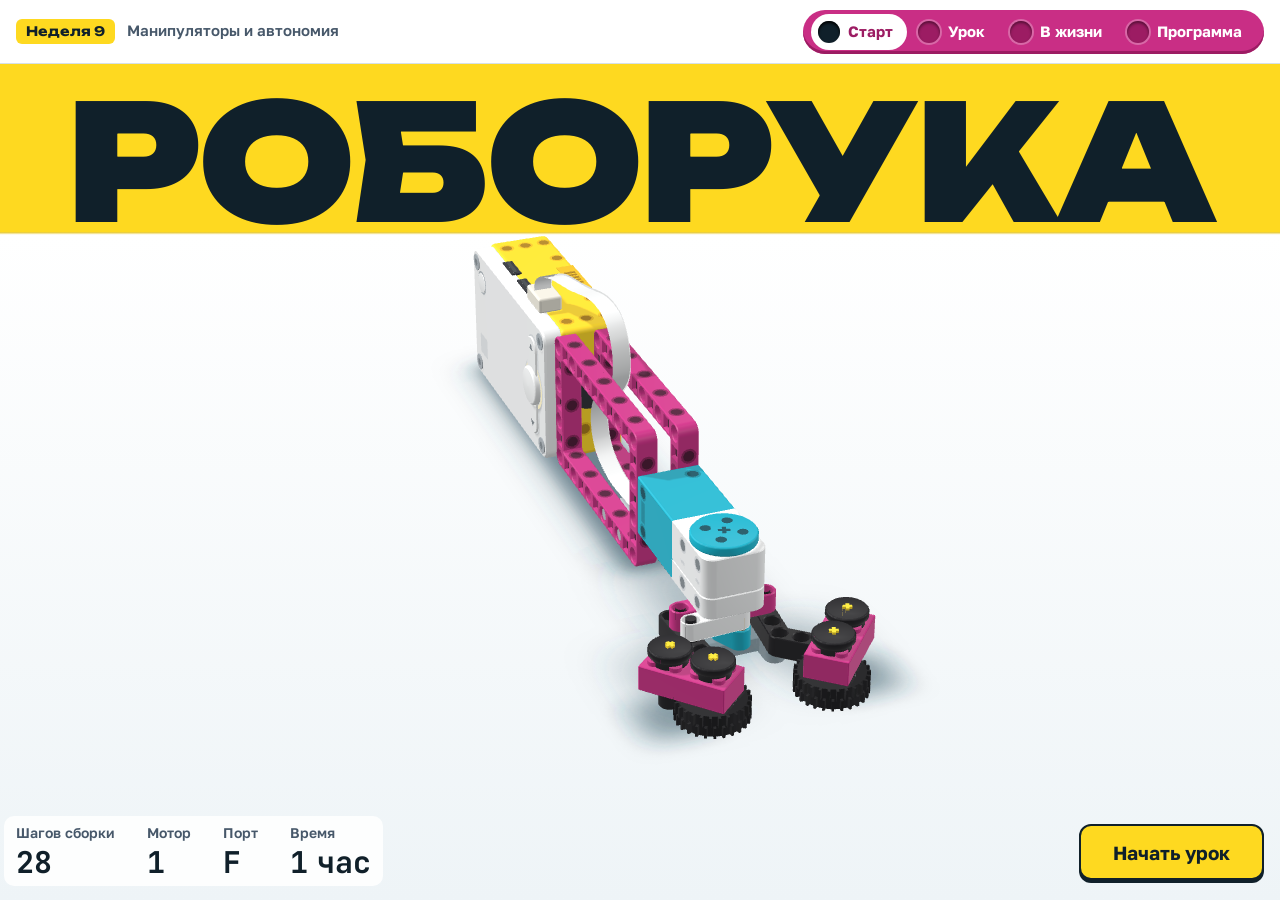
<file: index.html>
<!doctype html>
<html lang="ru">
<head>
<meta charset="utf-8">
<meta name="viewport" content="width=device-width, initial-scale=1, viewport-fit=cover">
<title>Роборука</title>
<meta name="claude:viewport-fit-sides" content="cover">
<link rel="preconnect" href="https://fonts.googleapis.com">
<link rel="preconnect" href="https://fonts.gstatic.com" crossorigin>
<link rel="stylesheet" href="css/style.css">
<link rel="stylesheet" href="css/start.css">
<link rel="stylesheet" href="css/lesson.css">
<link rel="stylesheet" href="css/examples.css">
<link rel="stylesheet" href="css/blocks.css">
<link rel="stylesheet" href="css/program.css">
</head>
<body>
<header class="topbar">
  <a class="topbar__brand" href="#start" aria-label="Роборука, на старт">
    <span class="topbar__week">Неделя 9</span>
    <span class="topbar__topic">Манипуляторы и автономия</span>
  </a>
  <nav class="beam" aria-label="Разделы урока">
    <a class="beam__stop" href="#start" data-view="start"><span class="beam__hole"></span><span class="beam__label">Старт</span></a>
    <a class="beam__stop" href="#lesson" data-view="lesson"><span class="beam__hole"></span><span class="beam__label">Урок</span></a>
    <a class="beam__stop" href="#examples" data-view="examples"><span class="beam__hole"></span><span class="beam__label">В жизни</span></a>
    <a class="beam__stop" href="#program" data-view="program"><span class="beam__hole"></span><span class="beam__label">Программа</span></a>
  </nav>
</header>
<main>
<section id="view-start" class="view" aria-label="Старт">
<div class="hero">
  <h1 class="hero__title">Роборука</h1>
  <div class="hero__stage" role="img" aria-label="Трёхмерная модель Роборуки из набора LEGO SPIKE Prime. Её можно вращать мышью или пальцем."></div>
  <div class="hero__foot">
    <dl class="hero__specs">
      <div><dt>Шагов сборки</dt><dd>28</dd></div>
      <div><dt>Мотор</dt><dd>1</dd></div>
      <div><dt>Порт</dt><dd>F</dd></div>
      <div><dt>Время</dt><dd>1 час</dd></div>
    </dl>
    <a class="btn btn--primary hero__go" href="#lesson">Начать урок</a>
  </div>
</div>

</section>
<section id="view-lesson" class="view" aria-label="Урок" hidden>
<div class="les">

<header class="les-head">
  <div>
    <p class="les-head__kicker">Урок: захваты и манипуляторы. Сборка робота «Роборука»</p>
    <h1>Манипуляторы и автономия</h1>
  </div>
  <div class="les-head__mid">
    <p class="les-head__goal"><b>Цель</b> Сформировать у учащихся представление о назначении захватов и манипуляторов в робототехнике. Сборка робота «Робот рука».</p>
    <dl class="les-head__facts">
      <div><dt>Время</dt><dd>1 час</dd></div>
      <div><dt>Вид работы</dt><dd>Сборка и разборка</dd></div>
    </dl>
  </div>
  <nav class="les-route" aria-labelledby="les-route-title">
    <h2 id="les-route-title">Что узнаем</h2>
    <ol>
      <li><button type="button" data-to="les-what">Что такое манипулятор</button></li>
      <li><button type="button" data-to="les-grip">Какие бывают захваты</button></li>
      <li><button type="button" data-to="les-parts">Из чего состоит Роборука</button></li>
      <li><button type="button" data-to="les-build">Как её собрать и разобрать</button></li>
      <li><button type="button" data-to="les-auto">Кто решает: человек или робот</button></li>
      <li><button type="button" data-to="les-quiz">Мини-тест</button></li>
    </ol>
  </nav>
</header>

<section class="les-sec les-what" id="les-what" aria-labelledby="les-what-title">
  <div class="les-what__head">
    <h2 id="les-what-title">Манипулятор — это механическая рука робота</h2>
    <p>Устроен почти как твоя рука. Наведи на любую часть или нажми на неё.</p>
  </div>
  <div class="les-pair" id="les-pair">
    <figure class="les-fig">
      <figcaption>Рука человека</figcaption>
      <svg viewBox="0 0 600 470" aria-hidden="true">
        <path class="hum" d="M58 470C58 360 64 262 112 232C140 214 196 212 224 232C262 262 268 360 268 470Z"/>
        <rect class="hum" x="126" y="130" width="50" height="104" rx="22"/>
        <circle class="hum" cx="150" cy="86" r="68"/>
        <path class="humd" data-pair="brain" d="M104 80c-6-26 16-44 34-42 14-12 42-6 50 10 16 6 24 34 8 48-6 12-24 14-34 8-10 8-30 6-36-4-12 0-20-8-22-20Z"/>
        <path class="humline" d="M136 58c10 6 8 18 0 24M170 52c-10 8-6 20 4 24"/>
        <path class="humlimb" stroke-width="70" d="M176 252L322 356"/>
        <path class="humlimb" stroke-width="54" d="M322 356L452 276"/>
        <path class="humd" data-pair="muscle" d="M204 256c30-2 72 26 98 62-4 6-14 12-22 14-34-16-70-42-92-58 2-8 8-16 16-18Z"/>
        <path class="humd" data-pair="muscle" d="M346 326c22-20 56-40 84-52 6 6 10 14 10 20-26 18-58 38-82 50-6-4-10-12-12-18Z"/>
        <circle class="humj" data-pair="shoulder" cx="176" cy="252" r="46"/>
        <circle class="humj" data-pair="elbow" cx="322" cy="356" r="36"/>
        <circle class="humj" data-pair="wrist" cx="452" cy="276" r="29"/>
        <g class="humh" data-pair="hand">
          <path class="palm" d="M446 282C456 256 486 254 500 270L500 326C482 344 452 332 446 312Z"/>
          <path d="M478 270L526 254L562 264M478 326L524 346L560 336"/>
        </g>
        <path class="nerve" data-pair="nerve" d="M150 96C154 150 150 200 176 252L322 356L452 276L526 254L560 264"/>
        <rect class="cube" x="504" y="274" width="52" height="52" rx="4"/>
      </svg>
      <button type="button" class="les-tag" data-pair="brain" style="left:25%;top:7%">Мозг</button>
      <button type="button" class="les-tag" data-pair="nerve" style="left:41%;top:35%">Нервы</button>
      <button type="button" class="les-tag" data-pair="shoulder" style="left:14%;top:66%">Плечо</button>
      <button type="button" class="les-tag" data-pair="muscle" style="left:58%;top:49%">Мышцы</button>
      <button type="button" class="les-tag" data-pair="elbow" style="left:54%;top:93%">Локоть</button>
      <button type="button" class="les-tag" data-pair="wrist" style="left:75%;top:40%">Запястье</button>
      <button type="button" class="les-tag" data-pair="hand" style="left:86%;top:83%">Кисть</button>
    </figure>
    <figure class="les-fig">
      <figcaption>Рука робота</figcaption>
      <svg viewBox="0 0 600 470" aria-hidden="true">
        <path class="table" d="M0 447H600"/>
        <g class="rob" data-pair="shoulder">
          <rect x="386" y="252" width="76" height="172" rx="6"/>
          <rect x="348" y="420" width="152" height="24" rx="6"/>
        </g>
        <path class="roblimb" stroke-width="46" d="M424 252L278 356"/>
        <path class="roblimb" stroke-width="38" d="M278 356L148 276"/>
        <circle class="mot" data-pair="muscle" cx="424" cy="252" r="52"/>
        <circle class="mot" data-pair="muscle" cx="278" cy="356" r="46"/>
        <circle class="mot" data-pair="muscle" cx="148" cy="276" r="39"/>
        <circle class="rob" data-pair="shoulder" cx="424" cy="252" r="30"/>
        <circle class="jnt" data-pair="elbow" cx="278" cy="356" r="26"/>
        <circle class="jnt" data-pair="wrist" cx="148" cy="276" r="21"/>
        <rect class="box" data-pair="brain" x="508" y="352" width="84" height="92" rx="10"/>
        <path class="boxdots" d="M526 376h1M550 376h1M574 376h1M526 398h1M550 398h1M574 398h1"/>
        <g class="grp" data-pair="hand">
          <path d="M148 276L124 300" stroke-width="20" fill="none"/>
          <rect x="102" y="254" width="26" height="92" rx="6"/>
          <rect x="38" y="254" width="74" height="19" rx="6"/>
          <rect x="38" y="327" width="74" height="19" rx="6"/>
        </g>
        <path class="wire" data-pair="nerve" d="M508 420H424V252L278 356L148 276L116 300"/>
        <rect class="cube" x="44" y="274" width="52" height="52" rx="4"/>
      </svg>
      <button type="button" class="les-tag" data-pair="brain" style="left:89%;top:66%">Контроллер</button>
      <button type="button" class="les-tag" data-pair="nerve" style="left:58%;top:35%">Провода</button>
      <button type="button" class="les-tag" data-pair="shoulder" style="left:71%;top:80%">Основание</button>
      <button type="button" class="les-tag" data-pair="muscle" style="left:42%;top:49%">Моторы</button>
      <button type="button" class="les-tag" data-pair="elbow" style="left:46%;top:93%">Шарнир</button>
      <button type="button" class="les-tag" data-pair="wrist" style="left:25%;top:40%">Шарнир</button>
      <button type="button" class="les-tag" data-pair="hand" style="left:14%;top:83%">Захват</button>
    </figure>
    <p class="les-pair__cap" id="les-pair-cap" aria-live="polite"></p>
  </div>
</section>

<section class="les-sec les-dof" id="les-dof" aria-labelledby="les-dof-title">
  <div class="les-dof__text">
    <h2 id="les-dof-title">Степени свободы</h2>
    <p>Степень свободы — это одно отдельное движение. Один шарнир с мотором даёт одну степень свободы.</p>
    <p class="les-dof__try">Попробуй: положи локоть на парту и двигай только предплечьем. Пальцы идут по дуге. Это одна степень свободы.</p>
    <ul class="les-dofs">
      <li><span>Роборука</span><i style="--n:1"></i><b>1</b></li>
      <li><span>Робот на заводе</span><i style="--n:6"></i><b>обычно 6</b></li>
      <li><span>Рука человека</span><i style="--n:7"></i><b>7</b></li>
      <li><span>Канадарм2 на МКС</span><i style="--n:7"></i><b>7</b></li>
    </ul>
  </div>
  <div class="les-dof__lab">
    <fieldset class="les-seg">
      <legend>Сколько шарниров работает?</legend>
      <label><input type="radio" name="les-dof-n" value="1" checked><span>1</span></label>
      <label><input type="radio" name="les-dof-n" value="2"><span>2</span></label>
      <label><input type="radio" name="les-dof-n" value="3"><span>3</span></label>
    </fieldset>
    <svg id="les-dof-svg" viewBox="0 0 640 400" role="img" aria-label="Рука с тремя шарнирами. Голубая зона показывает, куда может дотянуться её кончик.">
      <path class="les-dof__reach" id="les-dof-reach"/>
      <path class="table" d="M60 392H580"/>
      <rect class="les-dof__base" x="284" y="372" width="72" height="20" rx="5"/>
      <path class="les-dof__arm" id="les-dof-arm"/>
      <g id="les-dof-joints"><circle r="17"/><circle r="15"/><circle r="12"/></g>
      <circle class="les-dof__tip" id="les-dof-tip" r="11"/>
    </svg>
    <p class="les-dof__note" id="les-dof-note" aria-live="polite"></p>
    <div class="les-dof__sliders">
      <label>Плечо<input type="range" min="-80" max="80" data-joint="0"></label>
      <label>Локоть<input type="range" min="-130" max="130" data-joint="1"></label>
      <label>Запястье<input type="range" min="-100" max="100" data-joint="2"></label>
    </div>
  </div>
  <p class="les-dof__sum">У Роборуки один мотор, поэтому степень свободы одна: сжать или разжать. Всё остальное делает твоя рука: она поднимает Роборуку и носит её.</p>
</section>

<section class="les-sec les-grip" id="les-grip" aria-labelledby="les-grip-title">
  <div class="les-grip__head">
    <h2 id="les-grip-title">Захват — это «кисть» манипулятора</h2>
    <p>Одним захватом всё не возьмёшь. Инженеры выбирают его под предмет.</p>
  </div>
  <div class="les-bench" data-anim>
    <article class="les-tool">
      <svg class="les-g les-g--pinch" viewBox="0 0 300 240" preserveAspectRatio="xMidYMax meet" aria-hidden="true">
        <g class="rig">
          <rect class="rod" x="141" y="-120" width="18" height="160"/>
          <rect class="body" x="76" y="34" width="148" height="20" rx="5"/>
          <path class="finger jl" d="M84 54h22v62l-8 10h-14z"/>
          <path class="finger jr" d="M216 54h-22v62l8 10h14z"/>
        </g>
        <g class="obj">
          <rect class="cube" x="122" y="176" width="56" height="56" rx="3"/>
          <path class="cube" d="M130 176v-6h12v6M158 176v-6h12v6"/>
        </g>
      </svg>
      <h3>Пальцевый</h3>
      <p class="les-tool__mine">Такой у Роборуки</p>
      <dl>
        <div><dt>Как держит</dt><dd>Пальцы сжимают предмет с двух сторон.</dd></div>
        <div><dt>Что берёт</dt><dd>Твёрдое: кубики, детали, коробки.</dd></div>
        <div><dt>Что не берёт</dt><dd>Хрупкое: раздавит. Слишком широкое: не обхватит.</dd></div>
      </dl>
    </article>
    <article class="les-tool">
      <svg class="les-g les-g--vac" viewBox="0 0 300 240" preserveAspectRatio="xMidYMax meet" aria-hidden="true">
        <g class="rig">
          <rect class="rod" x="136" y="-120" width="28" height="160"/>
          <path class="air" d="M150 66V-120"/>
          <rect class="body" x="116" y="34" width="68" height="16" rx="4"/>
          <path class="cup" d="M124 50h52l26 26q2 4-4 4H102q-6 0-4-4z"/>
        </g>
        <g class="obj">
          <rect class="parcel" x="84" y="164" width="132" height="68" rx="3"/>
          <path class="tape" d="M150 164v68"/>
          <path class="press" d="M110 262v-20m-8 8 8-8 8 8M150 262v-20m-8 8 8-8 8 8M190 262v-20m-8 8 8-8 8 8"/>
        </g>
      </svg>
      <h3>Вакуумный</h3>
      <dl>
        <div><dt>Как держит</dt><dd>Насос откачивает воздух из присоски. Воздух снаружи прижимает предмет.</dd></div>
        <div><dt>Что берёт</dt><dd>Гладкое и плотное: коробки, стекло, листы.</dd></div>
        <div><dt>Что не берёт</dt><dd>Сетки и ткань: воздух проходит насквозь.</dd></div>
      </dl>
    </article>
    <article class="les-tool">
      <svg class="les-g les-g--mag" viewBox="0 0 300 240" preserveAspectRatio="xMidYMax meet" aria-hidden="true">
        <g class="rig">
          <rect class="rod" x="141" y="-120" width="18" height="160"/>
          <rect class="body" x="96" y="30" width="108" height="44" rx="6"/>
          <path class="coil" d="M112 30v44M127 30v44M142 30v44M158 30v44M173 30v44M188 30v44"/>
          <rect class="core" x="100" y="74" width="100" height="10" rx="2"/>
          <path class="field" d="M118 96q32 16 64 0M104 110q46 26 92 0"/>
        </g>
        <rect class="steel obj" x="100" y="212" width="100" height="20" rx="2"/>
        <rect class="plastic" x="232" y="192" width="40" height="40" rx="3"/>
      </svg>
      <h3>Магнитный</h3>
      <dl>
        <div><dt>Как держит</dt><dd>Электромагнит включают, и он притягивает сталь. Выключают, и предмет падает.</dd></div>
        <div><dt>Что берёт</dt><dd>Железо и сталь: листы, болты, гвозди.</dd></div>
        <div><dt>Что не берёт</dt><dd>Пластик, дерево, стекло, алюминий: они не магнитятся.</dd></div>
      </dl>
    </article>
    <article class="les-tool">
      <svg class="les-g les-g--soft" viewBox="0 0 300 240" preserveAspectRatio="xMidYMax meet" aria-hidden="true">
        <g class="obj">
          <path class="apple" d="M150 170c14-10 44-8 46 24 2 22-16 38-30 38-6 0-10-3-16-3s-10 3-16 3c-14 0-32-16-30-38 2-32 32-34 46-24Z"/>
          <path class="stalk" d="M150 170c0-8 3-13 9-17"/>
        </g>
        <g class="rig">
          <rect class="rod" x="141" y="-120" width="18" height="160"/>
          <rect class="body" x="96" y="34" width="108" height="18" rx="5"/>
          <g class="s1" style="--ox:112px;--oy:52px"><path d="M112 52v30"/><g class="s2" style="--ox:112px;--oy:82px"><path d="M112 82v28"/><g class="s3" style="--ox:112px;--oy:110px"><path d="M112 110v22"/></g></g></g>
          <g transform="matrix(-1 0 0 1 300 0)"><g class="s1" style="--ox:112px;--oy:52px"><path d="M112 52v30"/><g class="s2" style="--ox:112px;--oy:82px"><path d="M112 82v28"/><g class="s3" style="--ox:112px;--oy:110px"><path d="M112 110v22"/></g></g></g></g>
        </g>
      </svg>
      <h3>Мягкий</h3>
      <dl>
        <div><dt>Как держит</dt><dd>Воздух надувает резиновые пальцы. Они изгибаются и обнимают предмет.</dd></div>
        <div><dt>Что берёт</dt><dd>Хрупкое и неровное: фрукты, яйца, выпечку.</dd></div>
        <div><dt>Что не берёт</dt><dd>Острое: проткнёт резину. Слишком тяжёлое: выскользнет.</dd></div>
      </dl>
    </article>
  </div>
</section>

<section class="les-story" id="les-parts" aria-labelledby="les-parts-title">
  <div class="les-story__steps">
    <article class="les-step les-step--intro" data-step="intro">
      <h2 id="les-parts-title">Из чего состоит наша Роборука</h2>
      <p>Шесть частей, и у каждой своя работа. Листай вниз.</p>
    </article>
    <article class="les-step" data-step="hub">
      <p class="les-step__role">Мозг</p>
      <h3>Хаб</h3>
      <p>Хранит программу и командует мотором. На нём кнопки, матрица из 25 светодиодов и шесть портов.</p>
      <p class="les-step__size"><b>11 × 7</b> модулей. Один модуль: 8 мм, шаг отверстий.</p>
    </article>
    <article class="les-step" data-step="frames">
      <p class="les-step__role">Скелет и ручка</p>
      <h3>Рамки</h3>
      <p>Две рамки соединяют хаб с мотором. Их окно работает как ручка: за него Роборуку держат и переносят.</p>
      <p class="les-step__size"><b>7 × 11</b> модулей каждая</p>
    </article>
    <article class="les-step" data-step="motor">
      <p class="les-step__role">Мышца</p>
      <h3>Мотор</h3>
      <p>Получает команду от хаба и поворачивает ось. Внутри у него датчик угла: хаб знает, на сколько градусов мотор повернулся.</p>
      <p class="les-step__size">Средний мотор, порт <b>F</b></p>
    </article>
    <article class="les-step" data-step="linkage">
      <p class="les-step__role">Передача</p>
      <h3>Рычаги</h3>
      <p>Мотор крутит кривошип, короткий рычаг на своей оси, а тот двигает пальцы. Каждый палец — это рычаг: толчок приходит рядом со штифтом, а шина стоит далеко от него. Короткий ход у штифта становится длинным ходом шины.</p>
      <div class="les-lever-box">
        <svg class="les-lever" id="les-lever" viewBox="0 0 300 210" role="img" aria-label="Рычаг: у штифта короткий ход, у шины длинный.">
          <path class="les-lever__arc" d="M240 13A209 209 0 0 1 240 197"/>
          <path class="les-lever__arc les-lever__arc--short" d="M86 88A38 38 0 0 1 86 122"/>
          <g class="les-lever__arm">
            <rect x="34" y="93" width="248" height="24" rx="12"/>
            <circle class="les-lever__hole" cx="90" cy="105" r="7"/>
            <circle class="les-lever__tyre" cx="261" cy="105" r="21"/>
          </g>
          <circle class="les-lever__pin" cx="52" cy="105" r="9"/>
        </svg>
        <div>
          <p class="les-step__size">От штифта до толчка <b>1</b> модуль, до шины больше <b>5</b>.</p>
          <label class="les-range">Поверни мотор<input type="range" id="les-grip-range" min="0" max="90" value="0"></label>
        </div>
      </div>
    </article>
    <article class="les-step" data-step="fingers">
      <p class="les-step__role">Захват</p>
      <h3>Пальцы с шинами</h3>
      <p>Шины здесь не для езды. Резина даёт трение, и кубик не выскальзывает. У гладкого пластика трение меньше.</p>
      <div class="les-fric" data-anim>
        <figure>
          <svg viewBox="0 0 150 120" aria-hidden="true">
            <rect class="les-fric__pad" x="22" y="8" width="22" height="84" rx="4"/>
            <rect class="les-fric__pad" x="106" y="8" width="22" height="84" rx="4"/>
            <rect class="cube les-fric__slip" x="44" y="28" width="62" height="44" rx="3"/>
          </svg>
          <figcaption>Гладкий пластик</figcaption>
        </figure>
        <figure>
          <svg viewBox="0 0 150 120" aria-hidden="true">
            <rect class="les-fric__tyre" x="22" y="8" width="22" height="84" rx="4"/>
            <rect class="les-fric__tyre" x="106" y="8" width="22" height="84" rx="4"/>
            <rect class="cube" x="44" y="28" width="62" height="44" rx="3"/>
          </svg>
          <figcaption>Резиновая шина</figcaption>
        </figure>
      </div>
    </article>
    <article class="les-step" data-step="cable">
      <p class="les-step__role">Нерв</p>
      <h3>Кабель</h3>
      <p>Плоский кабель идёт от порта F к мотору. По нему хаб даёт мотору питание и <b class="les-to-motor">команды</b>, а мотор сообщает обратно <b class="les-to-hub">свой угол</b>.</p>
    </article>
  </div>
  <div class="les-story__stage" id="les-story-stage" role="img" aria-label="Трёхмерная модель Роборуки. Часть, о которой идёт речь, выделена цветом."></div>
</section>

<section class="les-sec les-build" id="les-build" aria-labelledby="les-build-title">
  <div class="les-build__head">
    <h2 id="les-build-title">Сборка и разборка</h2>
    <p>Инструкция есть в приложении SPIKE: <b>Модели → Роборука</b>. В ней 28 шагов, мотор подключаем к <b>порту F</b>.</p>
  </div>
  <div class="les-build__bench">
    <div class="les-build__stage" id="les-build-stage" role="img" aria-label="Трёхмерная модель Роборуки на этапе сборки. Её можно вращать."></div>
    <div class="les-build__card" aria-live="polite">
      <p class="les-build__steps"><span id="les-stage-n"></span> <span id="les-stage-steps"></span></p>
      <h3 id="les-stage-title"></h3>
      <p id="les-stage-text"></p>
      <p class="les-build__parts"><b>Детали</b> <span id="les-stage-parts"></span></p>
      <div class="les-build__nav">
        <button type="button" class="btn" id="les-stage-prev">Назад</button>
        <button type="button" class="btn btn--primary" id="les-stage-next">Дальше</button>
      </div>
    </div>
  </div>
  <ol class="les-rail" id="les-rail" aria-label="Этапы сборки. Каждое отверстие на балке — это один шаг инструкции."></ol>
  <div class="les-build__take">
    <label class="les-range">Разобрать<input type="range" id="les-explode" min="0" max="100" value="0"></label>
    <p>В конце урока, после заданий с программой, разбери модель и разложи детали по ячейкам: штифты к штифтам, балки к балкам.</p>
  </div>
</section>

<section class="les-sec les-auto" id="les-auto" aria-labelledby="les-auto-title">
  <div class="les-auto__head">
    <h2 id="les-auto-title">Кто решает, что делать?</h2>
    <p>Манипулятор — это то, чем робот работает. Автономия — это когда он сам решает, что делать. Поэтому наша неделя называется «Манипуляторы и автономия».</p>
  </div>
  <ol class="les-ladder">
    <li>
      <div class="les-ladder__here">
        <svg viewBox="0 0 230 92" aria-hidden="true">
          <path d="M6 16h134a6 6 0 0 1 6 6v10h26l34-28 18 4v72l-18 4-34-28h-26v10a6 6 0 0 1-6 6H6a6 6 0 0 1-6-6V22a6 6 0 0 1 6-6Z" fill="#fff"/>
          <rect x="6" y="22" width="66" height="48" rx="5" fill="#eceded" stroke="#10202a" stroke-width="2"/>
          <rect x="6" y="22" width="66" height="9" rx="4" fill="#fed920"/>
          <circle cx="60" cy="52" r="7" fill="#fff" stroke="#10202a" stroke-width="2"/>
          <rect x="79" y="25" width="60" height="42" rx="5" fill="none" stroke="#c92e85" stroke-width="9"/>
          <rect x="143" y="33" width="20" height="26" rx="3" fill="#01adc4"/>
          <rect x="161" y="35" width="13" height="22" rx="3" fill="#eceded" stroke="#10202a" stroke-width="2"/>
          <path d="M172 40l26-26M172 52l26 26" stroke="#16151a" stroke-width="7" fill="none"/>
          <circle cx="207" cy="14" r="10" fill="#16151a"/>
          <circle cx="207" cy="78" r="10" fill="#16151a"/>
        </svg>
        <p><b>Роборука сейчас здесь.</b> Держишь кнопку на хабе, рука сжата. Отпустил, разжалась.</p>
      </div>
      <h3>Ручное управление</h3>
      <p class="les-ladder__who">Решает человек</p>
      <p>Каждую команду даёт человек. Хирург ведёт инструменты робота, а без него робот не двигается.</p>
    </li>
    <li>
      <h3>Программа</h3>
      <p class="les-ladder__who">Решает программа, её написал человек</p>
      <p>Шаги записаны заранее, робот повторяет их сам и не устаёт. Так на автозаводе ставят двери на кузов.</p>
      <p class="les-ladder__next">Сюда Роборука поднимется в задании «Рука сама» на экране программы.</p>
    </li>
    <li>
      <h3>Автономия</h3>
      <p class="les-ladder__who">Решает робот</p>
      <p>Робот сам смотрит датчиками и сам выбирает, что делать. На ферме он видит камерой спелое яблоко и срывает только его.</p>
      <p class="les-ladder__next">С датчиком расстояния Роборука тоже сможет сама заметить кубик.</p>
    </li>
  </ol>
</section>

<section class="les-sec les-quiz" id="les-quiz" aria-labelledby="les-quiz-title">
  <div class="les-quiz__head">
    <h2 id="les-quiz-title">Мини-тест</h2>
    <p class="les-quiz__pins" id="les-quiz-pins" role="img"></p>
    <p class="les-quiz__last" id="les-quiz-last"></p>
  </div>
  <div class="les-quiz__box" id="les-quiz-box"></div>
</section>

<footer class="les-foot">
  <a class="btn btn--primary les-foot__next" href="#examples">Дальше: в жизни</a>
  <p>LEGO и SPIKE — товарные знаки LEGO Group. Это учебный материал учителя, он не связан с LEGO Group и не одобрен ею.</p>
</footer>

</div>

</section>
<section id="view-examples" class="view" aria-label="Примеры из жизни" hidden>
<div class="ex">
  <div class="ex__main">
    <div class="ex__stage" id="ex-stage">
      <span class="ex__grip" id="ex-grip"></span>
      <button type="button" class="ex__toggle" id="ex-toggle"><svg viewBox="0 0 24 24" aria-hidden="true"><path class="ex__ico-play" d="M7 4.5v15l13-7.5z"/><path class="ex__ico-pause" d="M6 4h4.5v16H6zM13.5 4H18v16h-4.5z"/></svg></button>
    </div>
    <div class="ex__time">
      <p class="ex__now" id="ex-now"></p>
      <ol class="ex__steps" id="ex-steps"></ol>
    </div>
  </div>
  <aside class="ex__side">
    <header class="ex__head">
      <h1>В жизни</h1>
      <p>Шесть разных захватов</p>
    </header>
    <ul class="ex__list" id="ex-list"></ul>
    <dl class="ex__facts">
      <div><dt>Где</dt><dd id="ex-where"></dd></div>
      <div><dt>Что делает</dt><dd id="ex-does"></dd></div>
      <div><dt id="ex-gripname">Захват</dt><dd id="ex-how"></dd></div>
      <div><dt>Датчики</dt><dd id="ex-sensors"></dd></div>
      <div><dt>Самостоятельность</dt><dd><span class="ex__levels" id="ex-levels"></span><span id="ex-auto"></span></dd></div>
    </dl>
    <p class="ex__common"><b>Что общего с Роборукой</b><span id="ex-common"></span></p>
    <a class="btn btn--primary ex__next" href="#program">Дальше: программа</a>
  </aside>
</div>

</section>
<section id="view-program" class="view" aria-label="Программа" hidden>
<div class="prog" id="prog">
  <section class="prog__left" aria-label="Программа из блоков">
    <div class="tasks">
      <div class="tasks__tabs" id="task-tabs"></div>
      <p class="tasks__goal" id="task-goal"></p>
      <p class="tasks__hint" id="task-hint" hidden></p>
      <ol class="tasks__steps" id="task-steps" hidden></ol>
      <div class="tasks__row">
        <p class="tasks__status" id="task-status" role="status"></p>
        <div class="tasks__acts">
          <button type="button" class="tasks__act" id="task-hint-btn" aria-expanded="false">Подсказка</button>
          <button type="button" class="tasks__act" id="task-solution">Показать решение</button>
          <button type="button" class="tasks__act" id="task-reset">Сбросить стол</button>
          <button type="button" class="tasks__act" id="task-restart">Начать заново</button>
        </div>
      </div>
    </div>
    <div class="prog__ws">
      <div class="prog__blockly" id="prog-blockly"></div>
      <div class="prog__tools" id="prog-tools">
        <button type="button" data-tool="fit" aria-label="Показать все блоки" title="Показать все блоки">
          <svg viewBox="0 0 24 24" aria-hidden="true"><path d="M3 3l6 6m0-4.5V9H4.5M21 3l-6 6m0-4.5V9h4.5M3 21l6-6m0 4.5V15H4.5M21 21l-6-6m0 4.5V15h4.5"/></svg>
        </button>
        <button type="button" data-tool="out" aria-label="Уменьшить" title="Уменьшить">
          <svg viewBox="0 0 24 24" aria-hidden="true"><circle cx="10.5" cy="10.5" r="7.5"/><path d="M6.5 10.5h8M16 16l5.5 5.5"/></svg>
        </button>
        <button type="button" data-tool="in" aria-label="Увеличить" title="Увеличить">
          <svg viewBox="0 0 24 24" aria-hidden="true"><circle cx="10.5" cy="10.5" r="7.5"/><path d="M6.5 10.5h8M10.5 6.5v8M16 16l5.5 5.5"/></svg>
        </button>
        <span class="prog__toolgap"></span>
        <button type="button" data-tool="undo" aria-label="Отменить" title="Отменить">
          <svg viewBox="0 0 24 24" aria-hidden="true"><path d="M8.5 5 4 9.5 8.5 14M4.5 9.5H15a5.5 5.5 0 0 1 0 11h-3"/></svg>
        </button>
        <button type="button" data-tool="redo" aria-label="Вернуть" title="Вернуть">
          <svg viewBox="0 0 24 24" aria-hidden="true"><path d="M15.5 5 20 9.5 15.5 14M19.5 9.5H9a5.5 5.5 0 0 0 0 11h3"/></svg>
        </button>
      </div>
      <div class="prog__run">
        <button type="button" class="prog__round prog__round--stop" id="prog-stop" aria-label="Остановить программу" title="Остановить">
          <svg viewBox="0 0 24 24" aria-hidden="true"><rect x="5" y="5" width="14" height="14" rx="2"/></svg>
        </button>
        <button type="button" class="prog__round prog__round--play" id="prog-play" aria-label="Запустить программу" title="Запустить">
          <svg viewBox="0 0 24 24" aria-hidden="true"><path d="M7 4.2v15.6a1 1 0 0 0 1.5.86l12.4-7.8a1 1 0 0 0 0-1.72L8.5 3.34A1 1 0 0 0 7 4.2z"/></svg>
        </button>
      </div>
    </div>
  </section>

  <div class="prog__split" id="prog-split" role="separator" tabindex="0" aria-orientation="vertical" aria-label="Граница между блоками и моделью. Стрелки влево и вправо двигают её."></div>

  <section class="prog__right" aria-label="Модель">
    <div class="prog__stage" id="prog-stage">
      <p class="prog__hud" id="prog-hud" hidden><b id="hud-time"></b><span id="hud-count"></span></p>
      <div class="pad" id="prog-pad" role="group" aria-label="Двигать руку">
        <button type="button" data-move="-z" class="pad__up" aria-label="Дальше"><svg viewBox="0 0 24 24" aria-hidden="true"><path d="M12 5 5 16h14z"/></svg></button>
        <button type="button" data-move="-x" class="pad__left" aria-label="Влево"><svg viewBox="0 0 24 24" aria-hidden="true"><path d="M5 12 16 5v14z"/></svg></button>
        <button type="button" data-move="+z" class="pad__down" aria-label="Ближе"><svg viewBox="0 0 24 24" aria-hidden="true"><path d="M12 19 5 8h14z"/></svg></button>
        <button type="button" data-move="+x" class="pad__right" aria-label="Вправо"><svg viewBox="0 0 24 24" aria-hidden="true"><path d="M19 12 8 5v14z"/></svg></button>
        <button type="button" data-move="+y" class="pad__lift" aria-label="Поднять руку">Выше</button>
        <button type="button" data-move="-y" class="pad__drop" aria-label="Опустить руку">Ниже</button>
      </div>
    </div>
    <div class="hubp">
      <div class="hubp__hub">
        <div class="hubp__leds" id="hub-leds" role="img" aria-label="Экран хаба, 5 на 5 огней"></div>
        <div class="hubp__pill">
          <button type="button" id="hub-left" aria-label="Левая кнопка хаба"><svg viewBox="0 0 24 24" aria-hidden="true"><path d="M7 12l9-6v12z"/></svg></button>
          <button type="button" id="hub-center" class="hubp__center" aria-label="Центральная кнопка: запуск и остановка"></button>
          <button type="button" id="hub-right" aria-label="Правая кнопка хаба"><svg viewBox="0 0 24 24" aria-hidden="true"><path d="M17 12 8 6v12z"/></svg></button>
        </div>
      </div>
      <div class="hubp__side">
        <div class="hubp__port">
          <p>Порт F</p>
          <dl>
            <dt>Угол</dt><dd><b id="read-angle">0</b> °</dd>
            <dt>Скорость</dt><dd><b id="read-speed">0</b> %</dd>
            <dt>Мощность</dt><dd><b id="read-power">0</b> %</dd>
          </dl>
        </div>
        <button type="button" class="btn hubp__shake" id="hub-shake">Встряхнуть</button>
        <p class="hubp__keys">Мотор двигает только пальцы, руку несёшь ты: <kbd>стрелки</kbd> или <kbd>WASD</kbd>, <kbd>Q</kbd> <kbd>E</kbd> выше и ниже, или тяни модель мышью. <kbd>Пробел</kbd> нажимает левую кнопку.</p>
      </div>
    </div>
  </section>
</div>

</section>
</main>
<div id="toasts" class="toasts" role="status" aria-live="polite"></div>
<script src="vendor/three.min.js"></script>
<script src="vendor/three-addons.js"></script>
<script src="vendor/blockly/blockly_compressed_vertical.js"></script>
<script src="vendor/blockly/blocks_compressed.js"></script>
<script src="vendor/blockly/blocks_compressed_vertical.js"></script>
<script src="vendor/blockly/messages.js"></script>
<script src="vendor/blockly/msg_ru.js"></script>
<script src="js/core.js"></script>
<script src="js/robot.js"></script>
<script src="js/hero.js"></script>
<script src="js/lesson.js"></script>
<script src="js/scenes.js"></script>
<script src="js/examples.js"></script>
<script src="js/blocks.js"></script>
<script src="js/vm.js"></script>
<script src="js/sim.js"></script>
<script src="js/program.js"></script>
<script>
RA.boot();
// Fonts load after the page works: a school network that hangs on Google must not hold up the lesson.
document.head.append(Object.assign(document.createElement('link'), { rel: 'stylesheet', href: 'https://fonts.googleapis.com/css2?family=Golos+Text:wght@400;500;600;700;800&family=JetBrains+Mono:wght@500;700&family=Unbounded:wght@500;700;900&display=swap' }));
</script>
</body>
</html>
</file>
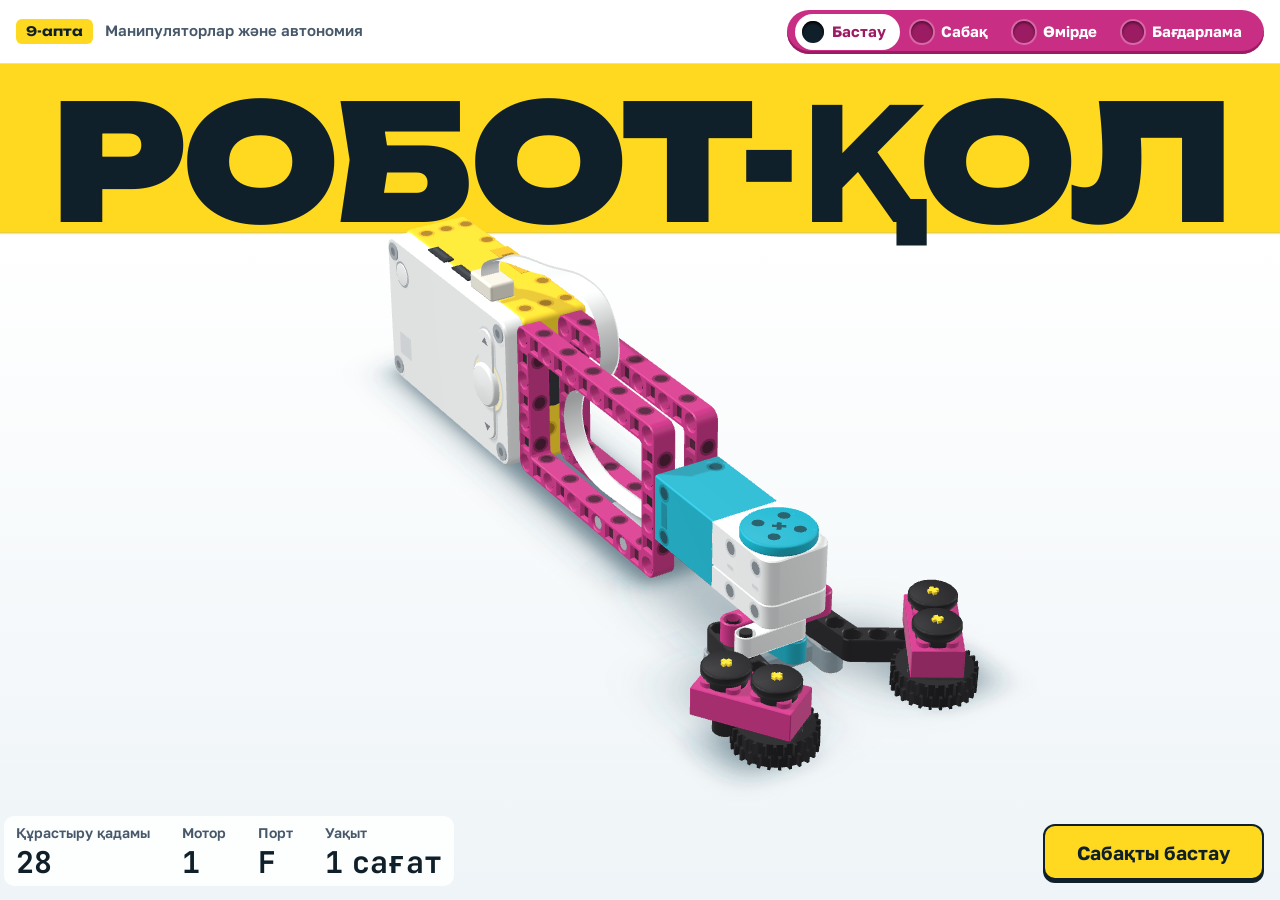
<file: kk/index.html>
<!doctype html>
<html lang="kk">
<head>
<meta charset="utf-8">
<meta name="viewport" content="width=device-width, initial-scale=1, viewport-fit=cover">
<title>Робот-қол</title>
<meta name="claude:viewport-fit-sides" content="cover">
<link rel="preconnect" href="https://fonts.googleapis.com">
<link rel="preconnect" href="https://fonts.gstatic.com" crossorigin>
<link rel="stylesheet" href="../css/style.css">
<link rel="stylesheet" href="../css/start.css">
<link rel="stylesheet" href="../css/lesson.css">
<link rel="stylesheet" href="../css/examples.css">
<link rel="stylesheet" href="../css/blocks.css">
<link rel="stylesheet" href="../css/program.css">
<style>.les-opt.is-right::after { content: "Дұрыс"; } .les-opt.is-wrong::after { content: "Сенің жауабың"; }
/* Kazakh words run longer: on a phone the lesson type may wrap. */
@media (max-width: 480px) { .les-head__facts dd { white-space: normal; } }</style>
</head>
<body>
<header class="topbar">
  <a class="topbar__brand" href="#start" aria-label="Робот-қол, бастау бетіне">
    <span class="topbar__week">9-апта</span>
    <span class="topbar__topic">Манипуляторлар және автономия</span>
  </a>
  <nav class="beam" aria-label="Сабақ бөлімдері">
    <a class="beam__stop" href="#start" data-view="start"><span class="beam__hole"></span><span class="beam__label">Бастау</span></a>
    <a class="beam__stop" href="#lesson" data-view="lesson"><span class="beam__hole"></span><span class="beam__label">Сабақ</span></a>
    <a class="beam__stop" href="#examples" data-view="examples"><span class="beam__hole"></span><span class="beam__label">Өмірде</span></a>
    <a class="beam__stop" href="#program" data-view="program"><span class="beam__hole"></span><span class="beam__label">Бағдарлама</span></a>
  </nav>
</header>
<main>
<section id="view-start" class="view" aria-label="Бастау">
<div class="hero">
  <h1 class="hero__title">Робот-қол</h1>
  <div class="hero__stage" role="img" aria-label="LEGO SPIKE Prime жиынтығындағы Робот-қолдың үш өлшемді моделі. Оны тінтуірмен немесе саусақпен айналдыруға болады."></div>
  <div class="hero__foot">
    <dl class="hero__specs">
      <div><dt>Құрастыру қадамы</dt><dd>28</dd></div>
      <div><dt>Мотор</dt><dd>1</dd></div>
      <div><dt>Порт</dt><dd>F</dd></div>
      <div><dt>Уақыт</dt><dd>1 сағат</dd></div>
    </dl>
    <a class="btn btn--primary hero__go" href="#lesson">Сабақты бастау</a>
  </div>
</div>

</section>
<section id="view-lesson" class="view" aria-label="Сабақ" hidden>
<div class="les">

<header class="les-head">
  <div>
    <p class="les-head__kicker">Сабақ: қармауыштар мен манипуляторлар. «Робот-қол» моделін құрастыру</p>
    <h1>Манипулятор&shy;лар және автономия</h1>
  </div>
  <div class="les-head__mid">
    <p class="les-head__goal"><b>Мақсаты</b> Оқушыларда қармауыштар мен манипуляторлардың робототехникадағы қызметі туралы түсінік қалыптастыру. «Робот-қол» моделін құрастыру.</p>
    <dl class="les-head__facts">
      <div><dt>Уақыты</dt><dd>1&nbsp;сағат</dd></div>
      <div><dt>Жұмыс түрі</dt><dd>Құрастыру және бөлшектеу</dd></div>
    </dl>
  </div>
  <nav class="les-route" aria-labelledby="les-route-title">
    <h2 id="les-route-title">Нені үйренеміз</h2>
    <ol>
      <li><button type="button" data-to="les-what">Манипулятор деген не</button></li>
      <li><button type="button" data-to="les-grip">Қандай қармауыштар бар</button></li>
      <li><button type="button" data-to="les-parts">Робот-қол неден тұрады</button></li>
      <li><button type="button" data-to="les-build">Қалай құрастырып, бөлшектейміз</button></li>
      <li><button type="button" data-to="les-auto">Кім шешеді: адам ба, робот па</button></li>
      <li><button type="button" data-to="les-quiz">Шағын тест</button></li>
    </ol>
  </nav>
</header>

<section class="les-sec les-what" id="les-what" aria-labelledby="les-what-title">
  <div class="les-what__head">
    <h2 id="les-what-title">Манипулятор — роботтың механикалық қолы</h2>
    <p>Ол сенің қолыңа ұқсап құрылған. Кез келген бөлігіне меңзерді апар немесе оны бас.</p>
  </div>
  <div class="les-pair" id="les-pair">
    <figure class="les-fig">
      <figcaption>Адамның қолы</figcaption>
      <svg viewBox="0 0 600 470" aria-hidden="true">
        <path class="hum" d="M58 470C58 360 64 262 112 232C140 214 196 212 224 232C262 262 268 360 268 470Z"/>
        <rect class="hum" x="126" y="130" width="50" height="104" rx="22"/>
        <circle class="hum" cx="150" cy="86" r="68"/>
        <path class="humd" data-pair="brain" d="M104 80c-6-26 16-44 34-42 14-12 42-6 50 10 16 6 24 34 8 48-6 12-24 14-34 8-10 8-30 6-36-4-12 0-20-8-22-20Z"/>
        <path class="humline" d="M136 58c10 6 8 18 0 24M170 52c-10 8-6 20 4 24"/>
        <path class="humlimb" stroke-width="70" d="M176 252L322 356"/>
        <path class="humlimb" stroke-width="54" d="M322 356L452 276"/>
        <path class="humd" data-pair="muscle" d="M204 256c30-2 72 26 98 62-4 6-14 12-22 14-34-16-70-42-92-58 2-8 8-16 16-18Z"/>
        <path class="humd" data-pair="muscle" d="M346 326c22-20 56-40 84-52 6 6 10 14 10 20-26 18-58 38-82 50-6-4-10-12-12-18Z"/>
        <circle class="humj" data-pair="shoulder" cx="176" cy="252" r="46"/>
        <circle class="humj" data-pair="elbow" cx="322" cy="356" r="36"/>
        <circle class="humj" data-pair="wrist" cx="452" cy="276" r="29"/>
        <g class="humh" data-pair="hand">
          <path class="palm" d="M446 282C456 256 486 254 500 270L500 326C482 344 452 332 446 312Z"/>
          <path d="M478 270L526 254L562 264M478 326L524 346L560 336"/>
        </g>
        <path class="nerve" data-pair="nerve" d="M150 96C154 150 150 200 176 252L322 356L452 276L526 254L560 264"/>
        <rect class="cube" x="504" y="274" width="52" height="52" rx="4"/>
      </svg>
      <button type="button" class="les-tag" data-pair="brain" style="left:25%;top:7%">Ми</button>
      <button type="button" class="les-tag" data-pair="nerve" style="left:41%;top:35%">Жүйке</button>
      <button type="button" class="les-tag" data-pair="shoulder" style="left:14%;top:66%">Иық</button>
      <button type="button" class="les-tag" data-pair="muscle" style="left:58%;top:49%">Бұлшықет</button>
      <button type="button" class="les-tag" data-pair="elbow" style="left:54%;top:93%">Шынтақ</button>
      <button type="button" class="les-tag" data-pair="wrist" style="left:75%;top:40%">Білезік</button>
      <button type="button" class="les-tag" data-pair="hand" style="left:86%;top:83%">Қол басы</button>
    </figure>
    <figure class="les-fig">
      <figcaption>Роботтың қолы</figcaption>
      <svg viewBox="0 0 600 470" aria-hidden="true">
        <path class="table" d="M0 447H600"/>
        <g class="rob" data-pair="shoulder">
          <rect x="386" y="252" width="76" height="172" rx="6"/>
          <rect x="348" y="420" width="152" height="24" rx="6"/>
        </g>
        <path class="roblimb" stroke-width="46" d="M424 252L278 356"/>
        <path class="roblimb" stroke-width="38" d="M278 356L148 276"/>
        <circle class="mot" data-pair="muscle" cx="424" cy="252" r="52"/>
        <circle class="mot" data-pair="muscle" cx="278" cy="356" r="46"/>
        <circle class="mot" data-pair="muscle" cx="148" cy="276" r="39"/>
        <circle class="rob" data-pair="shoulder" cx="424" cy="252" r="30"/>
        <circle class="jnt" data-pair="elbow" cx="278" cy="356" r="26"/>
        <circle class="jnt" data-pair="wrist" cx="148" cy="276" r="21"/>
        <rect class="box" data-pair="brain" x="508" y="352" width="84" height="92" rx="10"/>
        <path class="boxdots" d="M526 376h1M550 376h1M574 376h1M526 398h1M550 398h1M574 398h1"/>
        <g class="grp" data-pair="hand">
          <path d="M148 276L124 300" stroke-width="20" fill="none"/>
          <rect x="102" y="254" width="26" height="92" rx="6"/>
          <rect x="38" y="254" width="74" height="19" rx="6"/>
          <rect x="38" y="327" width="74" height="19" rx="6"/>
        </g>
        <path class="wire" data-pair="nerve" d="M508 420H424V252L278 356L148 276L116 300"/>
        <rect class="cube" x="44" y="274" width="52" height="52" rx="4"/>
      </svg>
      <button type="button" class="les-tag" data-pair="brain" style="left:89%;top:66%">Контроллер</button>
      <button type="button" class="les-tag" data-pair="nerve" style="left:58%;top:35%">Сымдар</button>
      <button type="button" class="les-tag" data-pair="shoulder" style="left:71%;top:80%">Негіз</button>
      <button type="button" class="les-tag" data-pair="muscle" style="left:42%;top:49%">Моторлар</button>
      <button type="button" class="les-tag" data-pair="elbow" style="left:46%;top:93%">Шарнир</button>
      <button type="button" class="les-tag" data-pair="wrist" style="left:25%;top:40%">Шарнир</button>
      <button type="button" class="les-tag" data-pair="hand" style="left:14%;top:83%">Қармауыш</button>
    </figure>
    <p class="les-pair__cap" id="les-pair-cap" aria-live="polite"></p>
  </div>
</section>

<section class="les-sec les-dof" id="les-dof" aria-labelledby="les-dof-title">
  <div class="les-dof__text">
    <h2 id="les-dof-title">Еркіндік дәрежелері</h2>
    <p>Еркіндік дәрежесі — бір бөлек қозғалыс. Моторы бар бір шарнир бір еркіндік дәрежесін береді.</p>
    <p class="les-dof__try">Байқап көр: шынтағыңды партаға қойып, тек білегіңді қимылдат. Саусақтарың доға бойымен қозғалады. Бұл — бір еркіндік дәрежесі.</p>
    <ul class="les-dofs">
      <li><span>Робот-қол</span><i style="--n:1"></i><b>1</b></li>
      <li><span>Зауыттағы робот</span><i style="--n:6"></i><b>әдетте 6</b></li>
      <li><span>Адамның қолы</span><i style="--n:7"></i><b>7</b></li>
      <li><span>ХҒС-тағы Канадарм2</span><i style="--n:7"></i><b>7</b></li>
    </ul>
  </div>
  <div class="les-dof__lab">
    <fieldset class="les-seg">
      <legend>Неше шарнир жұмыс істейді?</legend>
      <label><input type="radio" name="les-dof-n" value="1" checked><span>1</span></label>
      <label><input type="radio" name="les-dof-n" value="2"><span>2</span></label>
      <label><input type="radio" name="les-dof-n" value="3"><span>3</span></label>
    </fieldset>
    <svg id="les-dof-svg" viewBox="0 0 640 400" role="img" aria-label="Үш шарнирі бар қол. Көгілдір аймақ оның ұшы қай жерге дейін жете алатынын көрсетеді.">
      <path class="les-dof__reach" id="les-dof-reach"/>
      <path class="table" d="M60 392H580"/>
      <rect class="les-dof__base" x="284" y="372" width="72" height="20" rx="5"/>
      <path class="les-dof__arm" id="les-dof-arm"/>
      <g id="les-dof-joints"><circle r="17"/><circle r="15"/><circle r="12"/></g>
      <circle class="les-dof__tip" id="les-dof-tip" r="11"/>
    </svg>
    <p class="les-dof__note" id="les-dof-note" aria-live="polite"></p>
    <div class="les-dof__sliders">
      <label>Иық<input type="range" min="-80" max="80" data-joint="0"></label>
      <label>Шынтақ<input type="range" min="-130" max="130" data-joint="1"></label>
      <label>Білезік<input type="range" min="-100" max="100" data-joint="2"></label>
    </div>
  </div>
  <p class="les-dof__sum">Робот-қолдың моторы біреу ғана, сондықтан еркіндік дәрежесі де біреу: қысу немесе ашу. Қалғанының бәрін сенің қолың істейді: ол Робот-қолды көтеріп, алып жүреді.</p>
</section>

<section class="les-sec les-grip" id="les-grip" aria-labelledby="les-grip-title">
  <div class="les-grip__head">
    <h2 id="les-grip-title">Қармауыш — манипулятордың «қол басы»</h2>
    <p>Бір қармауышпен бәрін ала алмайсың. Инженерлер оны затқа қарай таңдайды.</p>
  </div>
  <div class="les-bench" data-anim>
    <article class="les-tool">
      <svg class="les-g les-g--pinch" viewBox="0 0 300 240" preserveAspectRatio="xMidYMax meet" aria-hidden="true">
        <g class="rig">
          <rect class="rod" x="141" y="-120" width="18" height="160"/>
          <rect class="body" x="76" y="34" width="148" height="20" rx="5"/>
          <path class="finger jl" d="M84 54h22v62l-8 10h-14z"/>
          <path class="finger jr" d="M216 54h-22v62l8 10h14z"/>
        </g>
        <g class="obj">
          <rect class="cube" x="122" y="176" width="56" height="56" rx="3"/>
          <path class="cube" d="M130 176v-6h12v6M158 176v-6h12v6"/>
        </g>
      </svg>
      <h3>Саусақты</h3>
      <p class="les-tool__mine">Робот-қолда осындай</p>
      <dl>
        <div><dt>Қалай ұстайды</dt><dd>Саусақтар затты екі жағынан қысады.</dd></div>
        <div><dt>Нені алады</dt><dd>Қатты заттар: текшелер, бөлшектер, қораптар.</dd></div>
        <div><dt>Нені алмайды</dt><dd>Сынғыш заттар: жаншып тастайды. Тым кең заттар: қамти алмайды.</dd></div>
      </dl>
    </article>
    <article class="les-tool">
      <svg class="les-g les-g--vac" viewBox="0 0 300 240" preserveAspectRatio="xMidYMax meet" aria-hidden="true">
        <g class="rig">
          <rect class="rod" x="136" y="-120" width="28" height="160"/>
          <path class="air" d="M150 66V-120"/>
          <rect class="body" x="116" y="34" width="68" height="16" rx="4"/>
          <path class="cup" d="M124 50h52l26 26q2 4-4 4H102q-6 0-4-4z"/>
        </g>
        <g class="obj">
          <rect class="parcel" x="84" y="164" width="132" height="68" rx="3"/>
          <path class="tape" d="M150 164v68"/>
          <path class="press" d="M110 262v-20m-8 8 8-8 8 8M150 262v-20m-8 8 8-8 8 8M190 262v-20m-8 8 8-8 8 8"/>
        </g>
      </svg>
      <h3>Вакуумды</h3>
      <dl>
        <div><dt>Қалай ұстайды</dt><dd>Насос сорғыштың ішіндегі ауаны тартып шығарады. Сыртқы ауа затты сорғышқа қысып тұрады.</dd></div>
        <div><dt>Нені алады</dt><dd>Тегіс әрі тығыз заттар: қораптар, әйнек, табақтар.</dd></div>
        <div><dt>Нені алмайды</dt><dd>Тор мен мата: ауа олардан өтіп кетеді.</dd></div>
      </dl>
    </article>
    <article class="les-tool">
      <svg class="les-g les-g--mag" viewBox="0 0 300 240" preserveAspectRatio="xMidYMax meet" aria-hidden="true">
        <g class="rig">
          <rect class="rod" x="141" y="-120" width="18" height="160"/>
          <rect class="body" x="96" y="30" width="108" height="44" rx="6"/>
          <path class="coil" d="M112 30v44M127 30v44M142 30v44M158 30v44M173 30v44M188 30v44"/>
          <rect class="core" x="100" y="74" width="100" height="10" rx="2"/>
          <path class="field" d="M118 96q32 16 64 0M104 110q46 26 92 0"/>
        </g>
        <rect class="steel obj" x="100" y="212" width="100" height="20" rx="2"/>
        <rect class="plastic" x="232" y="192" width="40" height="40" rx="3"/>
      </svg>
      <h3>Магнитті</h3>
      <dl>
        <div><dt>Қалай ұстайды</dt><dd>Электромагнитті қоссаң, ол болатты тартады. Өшірсең, зат түсіп кетеді.</dd></div>
        <div><dt>Нені алады</dt><dd>Темір мен болат: табақтар, болттар, шегелер.</dd></div>
        <div><dt>Нені алмайды</dt><dd>Пластик, ағаш, әйнек, алюминий: олар магниттелмейді.</dd></div>
      </dl>
    </article>
    <article class="les-tool">
      <svg class="les-g les-g--soft" viewBox="0 0 300 240" preserveAspectRatio="xMidYMax meet" aria-hidden="true">
        <g class="obj">
          <path class="apple" d="M150 170c14-10 44-8 46 24 2 22-16 38-30 38-6 0-10-3-16-3s-10 3-16 3c-14 0-32-16-30-38 2-32 32-34 46-24Z"/>
          <path class="stalk" d="M150 170c0-8 3-13 9-17"/>
        </g>
        <g class="rig">
          <rect class="rod" x="141" y="-120" width="18" height="160"/>
          <rect class="body" x="96" y="34" width="108" height="18" rx="5"/>
          <g class="s1" style="--ox:112px;--oy:52px"><path d="M112 52v30"/><g class="s2" style="--ox:112px;--oy:82px"><path d="M112 82v28"/><g class="s3" style="--ox:112px;--oy:110px"><path d="M112 110v22"/></g></g></g>
          <g transform="matrix(-1 0 0 1 300 0)"><g class="s1" style="--ox:112px;--oy:52px"><path d="M112 52v30"/><g class="s2" style="--ox:112px;--oy:82px"><path d="M112 82v28"/><g class="s3" style="--ox:112px;--oy:110px"><path d="M112 110v22"/></g></g></g></g>
        </g>
      </svg>
      <h3>Жұмсақ</h3>
      <dl>
        <div><dt>Қалай ұстайды</dt><dd>Резеңке саусақтар ауамен үрленеді. Олар иіліп, затты құшақтап алады.</dd></div>
        <div><dt>Нені алады</dt><dd>Сынғыш, пішіні әркелкі заттар: жемістер, жұмыртқалар, тоқаштар.</dd></div>
        <div><dt>Нені алмайды</dt><dd>Өткір заттар: резеңкені тесіп жібереді. Тым ауыр заттар: сырғып түсіп кетеді.</dd></div>
      </dl>
    </article>
  </div>
</section>

<section class="les-story" id="les-parts" aria-labelledby="les-parts-title">
  <div class="les-story__steps">
    <article class="les-step les-step--intro" data-step="intro">
      <h2 id="les-parts-title">Біздің Робот-қолымыз неден тұрады</h2>
      <p>Алты бөлік, әрқайсысының өз жұмысы бар. Төмен қарай айналдыр.</p>
    </article>
    <article class="les-step" data-step="hub">
      <p class="les-step__role">Ми</p>
      <h3>Хаб</h3>
      <p>Бағдарламаны сақтайды және моторға команда береді. Онда батырмалар, 25 жарықдиодтан тұратын матрица және алты порт бар.</p>
      <p class="les-step__size"><b>11 × 7</b> модуль. Бір модуль: 8 мм, көрші екі тесіктің арасы.</p>
    </article>
    <article class="les-step" data-step="frames">
      <p class="les-step__role">Қаңқа және тұтқа</p>
      <h3>Рамалар</h3>
      <p>Екі рама хабты мотормен жалғайды. Олардың ойығы тұтқа қызметін атқарады: Робот-қолды сол жерінен ұстап, тасиды.</p>
      <p class="les-step__size">Әрқайсысы <b>7 × 11</b> модуль</p>
    </article>
    <article class="les-step" data-step="motor">
      <p class="les-step__role">Бұлшықет</p>
      <h3>Мотор</h3>
      <p>Хабтан команда алып, білікті бұрайды. Ішінде бұрыш датчигі бар: хаб мотордың неше градусқа бұрылғанын біледі.</p>
      <p class="les-step__size">Орташа мотор, <b>F</b> порты</p>
    </article>
    <article class="les-step" data-step="linkage">
      <p class="les-step__role">Беріліс</p>
      <h3>Иінтіректер</h3>
      <p>Мотор кривошипті, яғни өз білігіндегі қысқа иінтіректі айналдырады, ал ол саусақтарды қозғайды. Әр саусақ — иінтірек: түрткі штифттің жанына келеді, ал шина одан алыс тұр. Штифт жанындағы қысқа жүріс шинаның ұзын жүрісіне айналады.</p>
      <div class="les-lever-box">
        <svg class="les-lever" id="les-lever" viewBox="0 0 300 210" role="img" aria-label="Иінтірек: штифт жанында жүріс қысқа, шина жанында ұзын.">
          <path class="les-lever__arc" d="M240 13A209 209 0 0 1 240 197"/>
          <path class="les-lever__arc les-lever__arc--short" d="M86 88A38 38 0 0 1 86 122"/>
          <g class="les-lever__arm">
            <rect x="34" y="93" width="248" height="24" rx="12"/>
            <circle class="les-lever__hole" cx="90" cy="105" r="7"/>
            <circle class="les-lever__tyre" cx="261" cy="105" r="21"/>
          </g>
          <circle class="les-lever__pin" cx="52" cy="105" r="9"/>
        </svg>
        <div>
          <p class="les-step__size">Штифттен түрткіге дейін <b>1</b> модуль, шинаға дейін <b>5</b> модульден көп.</p>
          <label class="les-range">Моторды бұр<input type="range" id="les-grip-range" min="0" max="90" value="0"></label>
        </div>
      </div>
    </article>
    <article class="les-step" data-step="fingers">
      <p class="les-step__role">Қармауыш</p>
      <h3>Шиналы саусақтар</h3>
      <p>Мұнда шиналар жүру үшін емес. Резеңке үйкеліс тудырады, сондықтан текше сырғып түспейді. Тегіс пластиктің үйкелісі азырақ.</p>
      <div class="les-fric" data-anim>
        <figure>
          <svg viewBox="0 0 150 120" aria-hidden="true">
            <rect class="les-fric__pad" x="22" y="8" width="22" height="84" rx="4"/>
            <rect class="les-fric__pad" x="106" y="8" width="22" height="84" rx="4"/>
            <rect class="cube les-fric__slip" x="44" y="28" width="62" height="44" rx="3"/>
          </svg>
          <figcaption>Тегіс пластик</figcaption>
        </figure>
        <figure>
          <svg viewBox="0 0 150 120" aria-hidden="true">
            <rect class="les-fric__tyre" x="22" y="8" width="22" height="84" rx="4"/>
            <rect class="les-fric__tyre" x="106" y="8" width="22" height="84" rx="4"/>
            <rect class="cube" x="44" y="28" width="62" height="44" rx="3"/>
          </svg>
          <figcaption>Резеңке шина</figcaption>
        </figure>
      </div>
    </article>
    <article class="les-step" data-step="cable">
      <p class="les-step__role">Жүйке</p>
      <h3>Кабель</h3>
      <p>Жалпақ кабель F портынан моторға барады. Ол арқылы хаб моторға қуат пен <b class="les-to-motor">командалар</b> береді, ал мотор хабқа <b class="les-to-hub">өз бұрышын</b> хабарлап отырады.</p>
    </article>
  </div>
  <div class="les-story__stage" id="les-story-stage" role="img" aria-label="Робот-қолдың үш өлшемді моделі. Сөз болып отырған бөлігі түспен белгіленген."></div>
</section>

<section class="les-sec les-build" id="les-build" aria-labelledby="les-build-title">
  <div class="les-build__head">
    <h2 id="les-build-title">Құрастыру және бөлшектеу</h2>
    <p>Нұсқаулық SPIKE қолданбасында бар: <b>Модели → Роборука</b>. Қолданба орыс тілінде ашылады, онда Робот-қол «Роборука» деп аталады. Нұсқаулықта 28 қадам бар, моторды <b>F портына</b> қосамыз.</p>
  </div>
  <div class="les-build__bench">
    <div class="les-build__stage" id="les-build-stage" role="img" aria-label="Құрастыру кезеңіндегі Робот-қолдың үш өлшемді моделі. Оны айналдыруға болады."></div>
    <div class="les-build__card" aria-live="polite">
      <p class="les-build__steps"><span id="les-stage-n"></span> <span id="les-stage-steps"></span></p>
      <h3 id="les-stage-title"></h3>
      <p id="les-stage-text"></p>
      <p class="les-build__parts"><b>Бөлшектер</b> <span id="les-stage-parts"></span></p>
      <div class="les-build__nav">
        <button type="button" class="btn" id="les-stage-prev">Артқа</button>
        <button type="button" class="btn btn--primary" id="les-stage-next">Әрі қарай</button>
      </div>
    </div>
  </div>
  <ol class="les-rail" id="les-rail" aria-label="Құрастыру кезеңдері. Арқалықтағы әр тесік — нұсқаулықтың бір қадамы."></ol>
  <div class="les-build__take">
    <label class="les-range">Бөлшектеу<input type="range" id="les-explode" min="0" max="100" value="0"></label>
    <p>Сабақтың соңында, бағдарлама тапсырмаларынан кейін, модельді бөлшектеп, бөлшектерді ұяшықтарға сұрыптап сал: штифт — штифтке, арқалық — арқалыққа.</p>
  </div>
</section>

<section class="les-sec les-auto" id="les-auto" aria-labelledby="les-auto-title">
  <div class="les-auto__head">
    <h2 id="les-auto-title">Шешімді кім қабылдайды?</h2>
    <p>Манипулятор — роботтың жұмыс құралы. Автономия дегеніміз — роботтың шешімді өзі қабылдауы. Сондықтан біздің аптамыз «Манипуляторлар және автономия» деп аталады.</p>
  </div>
  <ol class="les-ladder">
    <li>
      <div class="les-ladder__here">
        <svg viewBox="0 0 230 92" aria-hidden="true">
          <path d="M6 16h134a6 6 0 0 1 6 6v10h26l34-28 18 4v72l-18 4-34-28h-26v10a6 6 0 0 1-6 6H6a6 6 0 0 1-6-6V22a6 6 0 0 1 6-6Z" fill="#fff"/>
          <rect x="6" y="22" width="66" height="48" rx="5" fill="#eceded" stroke="#10202a" stroke-width="2"/>
          <rect x="6" y="22" width="66" height="9" rx="4" fill="#fed920"/>
          <circle cx="60" cy="52" r="7" fill="#fff" stroke="#10202a" stroke-width="2"/>
          <rect x="79" y="25" width="60" height="42" rx="5" fill="none" stroke="#c92e85" stroke-width="9"/>
          <rect x="143" y="33" width="20" height="26" rx="3" fill="#01adc4"/>
          <rect x="161" y="35" width="13" height="22" rx="3" fill="#eceded" stroke="#10202a" stroke-width="2"/>
          <path d="M172 40l26-26M172 52l26 26" stroke="#16151a" stroke-width="7" fill="none"/>
          <circle cx="207" cy="14" r="10" fill="#16151a"/>
          <circle cx="207" cy="78" r="10" fill="#16151a"/>
        </svg>
        <p><b>Робот-қол қазір осында.</b> Хабтағы батырманы басып тұрсаң, қол қысулы. Жіберсең, ашылады.</p>
      </div>
      <h3>Қолмен басқару</h3>
      <p class="les-ladder__who">Адам шешеді</p>
      <p>Әр команданы адам береді. Хирург роботтың құралдарын басқарады, ал онсыз робот қозғалмайды.</p>
    </li>
    <li>
      <h3>Бағдарлама</h3>
      <p class="les-ladder__who">Бағдарлама шешеді, оны адам жазған</p>
      <p>Қадамдар алдын ала жазылған, робот оларды өзі қайталайды және шаршамайды. Автозауытта есіктерді шанаққа осылай орнатады.</p>
      <p class="les-ladder__next">Робот-қол бұл сатыға бағдарлама экранындағы «Қол өзі» тапсырмасында көтеріледі.</p>
    </li>
    <li>
      <h3>Автономия</h3>
      <p class="les-ladder__who">Робот шешеді</p>
      <p>Робот айналаны датчиктерімен өзі бақылайды да, әрекетін өзі таңдайды. Фермада ол камерамен піскен алманы көреді де, тек соны үзіп алады.</p>
      <p class="les-ladder__next">Қашықтық датчигі болса, Робот-қол да текшені өзі байқай алады.</p>
    </li>
  </ol>
</section>

<section class="les-sec les-quiz" id="les-quiz" aria-labelledby="les-quiz-title">
  <div class="les-quiz__head">
    <h2 id="les-quiz-title">Шағын тест</h2>
    <p class="les-quiz__pins" id="les-quiz-pins" role="img"></p>
    <p class="les-quiz__last" id="les-quiz-last"></p>
  </div>
  <div class="les-quiz__box" id="les-quiz-box"></div>
</section>

<footer class="les-foot">
  <a class="btn btn--primary les-foot__next" href="#examples">Әрі қарай: өмірде</a>
  <p>LEGO және SPIKE — LEGO Group компаниясының тауар белгілері. Бұл — мұғалімнің оқу материалы, ол LEGO Group-пен байланысты емес және LEGO Group тарапынан мақұлданбаған.</p>
</footer>

</div>

</section>
<section id="view-examples" class="view" aria-label="Өмірден мысалдар" hidden>
<div class="ex">
  <div class="ex__main">
    <div class="ex__stage" id="ex-stage">
      <span class="ex__grip" id="ex-grip"></span>
      <button type="button" class="ex__toggle" id="ex-toggle"><svg viewBox="0 0 24 24" aria-hidden="true"><path class="ex__ico-play" d="M7 4.5v15l13-7.5z"/><path class="ex__ico-pause" d="M6 4h4.5v16H6zM13.5 4H18v16h-4.5z"/></svg></button>
    </div>
    <div class="ex__time">
      <p class="ex__now" id="ex-now"></p>
      <ol class="ex__steps" id="ex-steps"></ol>
    </div>
  </div>
  <aside class="ex__side">
    <header class="ex__head">
      <h1>Өмірде</h1>
      <p>Алты түрлі қармауыш</p>
    </header>
    <ul class="ex__list" id="ex-list"></ul>
    <dl class="ex__facts">
      <div><dt>Қайда</dt><dd id="ex-where"></dd></div>
      <div><dt>Жұмысы</dt><dd id="ex-does"></dd></div>
      <div><dt id="ex-gripname">Қармауыш</dt><dd id="ex-how"></dd></div>
      <div><dt>Датчиктер</dt><dd id="ex-sensors"></dd></div>
      <div><dt>Дербестік</dt><dd><span class="ex__levels" id="ex-levels"></span><span id="ex-auto"></span></dd></div>
    </dl>
    <p class="ex__common"><b>Робот-қолмен ұқсастығы</b><span id="ex-common"></span></p>
    <a class="btn btn--primary ex__next" href="#program">Әрі қарай: бағдарлама</a>
  </aside>
</div>

</section>
<section id="view-program" class="view" aria-label="Бағдарлама" hidden>
<div class="prog" id="prog">
  <section class="prog__left" aria-label="Блоктардан құралған бағдарлама">
    <div class="tasks">
      <div class="tasks__tabs" id="task-tabs"></div>
      <p class="tasks__goal" id="task-goal"></p>
      <p class="tasks__hint" id="task-hint" hidden></p>
      <ol class="tasks__steps" id="task-steps" hidden></ol>
      <div class="tasks__row">
        <p class="tasks__status" id="task-status" role="status"></p>
        <div class="tasks__acts">
          <button type="button" class="tasks__act" id="task-hint-btn" aria-expanded="false">Кеңес</button>
          <button type="button" class="tasks__act" id="task-solution">Шешімін көрсету</button>
          <button type="button" class="tasks__act" id="task-reset">Үстелді қалпына келтіру</button>
          <button type="button" class="tasks__act" id="task-restart">Қайтадан бастау</button>
        </div>
      </div>
    </div>
    <div class="prog__ws">
      <div class="prog__blockly" id="prog-blockly"></div>
      <div class="prog__tools" id="prog-tools">
        <button type="button" data-tool="fit" aria-label="Барлық блокты көрсету" title="Барлық блокты көрсету">
          <svg viewBox="0 0 24 24" aria-hidden="true"><path d="M3 3l6 6m0-4.5V9H4.5M21 3l-6 6m0-4.5V9h4.5M3 21l6-6m0 4.5V15H4.5M21 21l-6-6m0 4.5V15h4.5"/></svg>
        </button>
        <button type="button" data-tool="out" aria-label="Кішірейту" title="Кішірейту">
          <svg viewBox="0 0 24 24" aria-hidden="true"><circle cx="10.5" cy="10.5" r="7.5"/><path d="M6.5 10.5h8M16 16l5.5 5.5"/></svg>
        </button>
        <button type="button" data-tool="in" aria-label="Үлкейту" title="Үлкейту">
          <svg viewBox="0 0 24 24" aria-hidden="true"><circle cx="10.5" cy="10.5" r="7.5"/><path d="M6.5 10.5h8M10.5 6.5v8M16 16l5.5 5.5"/></svg>
        </button>
        <span class="prog__toolgap"></span>
        <button type="button" data-tool="undo" aria-label="Болдырмау" title="Болдырмау">
          <svg viewBox="0 0 24 24" aria-hidden="true"><path d="M8.5 5 4 9.5 8.5 14M4.5 9.5H15a5.5 5.5 0 0 1 0 11h-3"/></svg>
        </button>
        <button type="button" data-tool="redo" aria-label="Қайталау" title="Қайталау">
          <svg viewBox="0 0 24 24" aria-hidden="true"><path d="M15.5 5 20 9.5 15.5 14M19.5 9.5H9a5.5 5.5 0 0 0 0 11h3"/></svg>
        </button>
      </div>
      <div class="prog__run">
        <button type="button" class="prog__round prog__round--stop" id="prog-stop" aria-label="Бағдарламаны тоқтату" title="Тоқтату">
          <svg viewBox="0 0 24 24" aria-hidden="true"><rect x="5" y="5" width="14" height="14" rx="2"/></svg>
        </button>
        <button type="button" class="prog__round prog__round--play" id="prog-play" aria-label="Бағдарламаны іске қосу" title="Іске қосу">
          <svg viewBox="0 0 24 24" aria-hidden="true"><path d="M7 4.2v15.6a1 1 0 0 0 1.5.86l12.4-7.8a1 1 0 0 0 0-1.72L8.5 3.34A1 1 0 0 0 7 4.2z"/></svg>
        </button>
      </div>
    </div>
  </section>

  <div class="prog__split" id="prog-split" role="separator" tabindex="0" aria-orientation="vertical" aria-label="Блоктар мен модель арасындағы шекара. Сол және оң нұсқар пернелері оны жылжытады."></div>

  <section class="prog__right" aria-label="Робот-қол моделі">
    <div class="prog__stage" id="prog-stage">
      <p class="prog__hud" id="prog-hud" hidden><b id="hud-time"></b><span id="hud-count"></span></p>
      <div class="pad" id="prog-pad" role="group" aria-label="Қолды жылжыту">
        <button type="button" data-move="-z" class="pad__up" aria-label="Алысырақ"><svg viewBox="0 0 24 24" aria-hidden="true"><path d="M12 5 5 16h14z"/></svg></button>
        <button type="button" data-move="-x" class="pad__left" aria-label="Солға"><svg viewBox="0 0 24 24" aria-hidden="true"><path d="M5 12 16 5v14z"/></svg></button>
        <button type="button" data-move="+z" class="pad__down" aria-label="Жақынырақ"><svg viewBox="0 0 24 24" aria-hidden="true"><path d="M12 19 5 8h14z"/></svg></button>
        <button type="button" data-move="+x" class="pad__right" aria-label="Оңға"><svg viewBox="0 0 24 24" aria-hidden="true"><path d="M19 12 8 5v14z"/></svg></button>
        <button type="button" data-move="+y" class="pad__lift" aria-label="Қолды көтеру">Жоғары</button>
        <button type="button" data-move="-y" class="pad__drop" aria-label="Қолды түсіру">Төмен</button>
      </div>
    </div>
    <div class="hubp">
      <div class="hubp__hub">
        <div class="hubp__leds" id="hub-leds" role="img" aria-label="Хаб экраны, 5 × 5 шам"></div>
        <div class="hubp__pill">
          <button type="button" id="hub-left" aria-label="Хабтың сол жақ батырмасы"><svg viewBox="0 0 24 24" aria-hidden="true"><path d="M7 12l9-6v12z"/></svg></button>
          <button type="button" id="hub-center" class="hubp__center" aria-label="Ортаңғы батырма: іске қосу және тоқтату"></button>
          <button type="button" id="hub-right" aria-label="Хабтың оң жақ батырмасы"><svg viewBox="0 0 24 24" aria-hidden="true"><path d="M17 12 8 6v12z"/></svg></button>
        </div>
      </div>
      <div class="hubp__side">
        <div class="hubp__port">
          <p>F порты</p>
          <dl>
            <dt>Бұрыш</dt><dd><b id="read-angle">0</b> °</dd>
            <dt>Жылдамдық</dt><dd><b id="read-speed">0</b> %</dd>
            <dt>Қуат</dt><dd><b id="read-power">0</b> %</dd>
          </dl>
        </div>
        <button type="button" class="btn hubp__shake" id="hub-shake">Сілку</button>
        <p class="hubp__keys">Мотор тек саусақтарды қозғайды, қолды сен тасисың: <kbd>нұсқарлар</kbd> немесе <kbd>WASD</kbd>, <kbd>Q</kbd> <kbd>E</kbd> жоғары және төмен, болмаса модельді тінтуірмен сүйре. <kbd>Пробел</kbd> сол жақ батырманы басады.</p>
      </div>
    </div>
  </section>
</div>

</section>
</main>
<div id="toasts" class="toasts" role="status" aria-live="polite"></div>
<script src="../vendor/three.min.js"></script>
<script src="../vendor/three-addons.js"></script>
<script src="../vendor/blockly/blockly_compressed_vertical.js"></script>
<script src="../vendor/blockly/blocks_compressed.js"></script>
<script src="../vendor/blockly/blocks_compressed_vertical.js"></script>
<script src="../vendor/blockly/messages.js"></script>
<script src="../vendor/blockly/msg_kk.js"></script>
<script src="js/core.js"></script>
<script src="js/robot.js"></script>
<script src="../js/hero.js"></script>
<script src="js/lesson.js"></script>
<script src="js/scenes.js"></script>
<script src="js/examples.js"></script>
<script src="js/blocks.js"></script>
<script src="js/vm.js"></script>
<script src="../js/sim.js"></script>
<script src="js/program.js"></script>
<script>
RA.boot();
// Fonts load after the page works: a school network that hangs on Google must not hold up the lesson.
document.head.append(Object.assign(document.createElement('link'), { rel: 'stylesheet', href: 'https://fonts.googleapis.com/css2?family=Golos+Text:wght@400;500;600;700;800&family=JetBrains+Mono:wght@500;700&family=Unbounded:wght@500;700;900&display=swap' }));
</script>
</body>
</html>
</file>
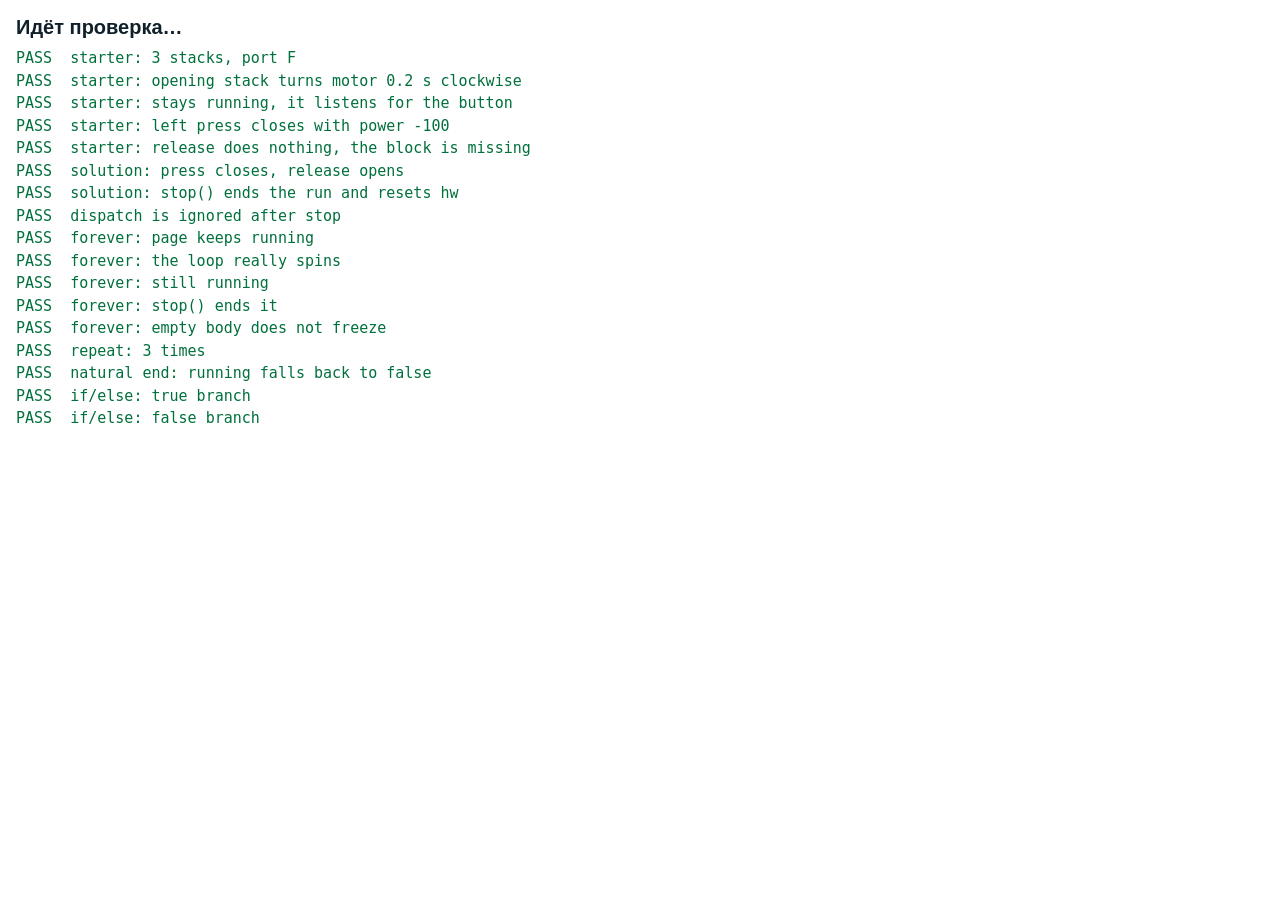
<file: tests/vm-check.html>
<!doctype html>
<html lang="ru">
<head>
<meta charset="utf-8">
<title>VM check</title>
<link rel="stylesheet" href="../css/style.css">
<link rel="stylesheet" href="../css/blocks.css">
<style>
  body { padding: 16px; font: 15px/1.5 Consolas, monospace; background: #fff; }
  h1 { font: 700 20px Arial, sans-serif; margin-bottom: 8px; }
  #out div { white-space: pre-wrap; }
  .pass { color: #00703c; } .fail { color: #c2410c; font-weight: 700; }
  /* The VM needs a live workspace, but nobody has to look at it. */
  #w { position: fixed; left: -3000px; top: 0; width: 1000px; height: 700px; }
</style>
</head>
<body>
<h1 id="sum">Идёт проверка…</h1>
<div id="out"></div>
<div id="w"></div>
<div id="toasts" class="toasts"></div>
<script src="../vendor/blockly/blockly_compressed_vertical.js"></script>
<script src="../vendor/blockly/blocks_compressed.js"></script>
<script src="../vendor/blockly/blocks_compressed_vertical.js"></script>
<script src="../vendor/blockly/messages.js"></script>
<script src="../vendor/blockly/msg_ru.js"></script>
<script src="../js/core.js"></script>
<script src="../js/blocks.js"></script>
<script src="../js/vm.js"></script>
<script>
// Runs the VM against a mock hw and prints one line per check.
(async function () {
  const sleep = (ms) => new Promise((r) => setTimeout(r, ms));
  const calls = [];
  const seen = (name) => calls.filter((c) => c[0] === name);
  const did = (name, ...args) => calls.some((c) => c[0] === name && JSON.stringify(c.slice(1)) === JSON.stringify(args));
  const rec = (name, ret) => (...args) => { calls.push([name, ...args]); return ret; };
  const later = (name) => (...args) => { calls.push([name, ...args]); return sleep(10); };
  const state = { button: false, tilted: false, gesture: false };

  const hw = {
    ports: { A: null, B: null, C: null, D: null, E: null, F: 'motor' },
    motor: {
      run: rec('run'), runPower: rec('runPower'), stop: rec('motor.stop'), runFor: later('runFor'),
      runForSeconds: later('runForSeconds'), goTo: later('goTo'),
      position: 42, relative: 7, speedPct: 55, powerPct: -100, defaultSpeed: 75,
    },
    display: { setImage: rec('setImage'), clear: rec('clear'), setPixel: rec('setPixel'), setBrightness: rec('setBrightness'),
      rotate: rec('rotate'), setOrientation: rec('setOrientation'), scroll: later('scroll') },
    centerLight: rec('centerLight'),
    sound: { beep: later('beep'), beepStart: rec('beepStart'), stop: rec('sound.stop'), play: later('play'), volume: 100,
      setEffect: rec('setEffect'), changeEffect: rec('changeEffect'), clearEffects: rec('clearEffects') },
    sensors: { button: () => state.button, tilted: () => state.tilted, orientationUp: (n) => n === 'top', gesture: () => state.gesture,
      angle: (a) => (a === 'yaw' ? 15 : 0), resetYaw: rec('resetYaw') },
    onEvent() {},
    reset: rec('reset'),
  };

  const toasts = [];
  RA.toast = (text, kind) => toasts.push([text, kind]);

  const bl = RA.createBlocks(RA.$('#w'), { media: '../vendor/media/' });
  const states = [];
  const vm = RA.createVM(bl.workspace, hw, { onState: (on) => states.push(on) });

  let good = 0, bad = 0;
  const line = (ok, name, why) => {
    ok ? good++ : bad++;
    const el = document.createElement('div');
    el.className = ok ? 'pass' : 'fail';
    el.textContent = (ok ? 'PASS  ' : 'FAIL  ') + name + (ok || !why ? '' : '  → ' + why);
    RA.$('#out').append(el);
    console.log(el.textContent);
  };
  const check = (name, ok, why) => line(!!ok, name, why === undefined ? JSON.stringify(calls.slice(-6)) : why);

  // Small XML kit.
  const v = (name, shadow) => `<value name="${name}">${shadow}</value>`;
  const number = (name, n) => v(name, `<shadow type="math_number"><field name="NUM">${n}</field></shadow>`);
  const text = (name, s) => v(name, `<shadow type="text"><field name="TEXT">${s}</field></shadow>`);
  const port = (p) => v('PORT', `<shadow type="flippermotor_multiple-port-selector"><field name="field_flippermotor_multiple-port-selector">${p}</field></shadow>`);
  const b = (type, inner) => ({ type, inner: inner || '' });
  // Next-linked chain of blocks.
  const chain = (...list) => list.reduceRight((next, x) => `<block type="${x.type}">${x.inner}${next ? `<next>${next}</next>` : ''}</block>`, '');
  const stack = (...list) => `<statement name="SUBSTACK">${chain(...list)}</statement>`;
  const inner = (x) => `<block type="${x.type}">${x.inner}</block>`;
  const start = (...list) => chain(b('flipperevents_whenProgramStarts'), ...list).replace('<block', '<block x="20" y="20"');
  const decl = '<variables><variable type="" id="vx">x</variable><variable type="list" id="vl">l</variable><variable type="broadcast_msg" id="mg">go</variable></variables>';
  const xv = '<field name="VARIABLE" id="vx" variabletype="">x</field>';
  const xl = '<field name="LIST" id="vl" variabletype="list">l</field>';
  const msg = '<field name="BROADCAST_OPTION" id="mg" variabletype="broadcast_msg">go</field>';
  const say = (x) => b('flipperlight_lightDisplayText', `<value name="TEXT">${inner(x)}</value>`);
  const says = () => seen('scroll').map((c) => c[1]);
  const finished = async (ms) => { const end = Date.now() + (ms || 1500); while (vm.running && Date.now() < end) await sleep(10); };

  const load = (xml) => { vm.stop(); bl.load(`<xml>${decl}${xml}</xml>`); calls.length = 0; toasts.length = 0; states.length = 0; };
  // Runs a program to its natural end.
  const run = async (xml) => { load(xml); vm.start(); await finished(); };

  // Official program flow.
  bl.load(RA.STARTER_XML);
  check('starter: 3 stacks, port F', bl.workspace.getTopBlocks(false).length === 3 && bl.save().includes('>F<'), bl.save().slice(0, 80));
  vm.stop(); calls.length = 0;
  vm.start();
  await sleep(40);
  check('starter: opening stack turns motor 0.2 s clockwise', did('runForSeconds', 0.2, 75, 1));
  check('starter: stays running, it listens for the button', vm.running, 'running=' + vm.running);
  calls.length = 0;
  vm.dispatch({ type: 'button', side: 'left', state: 'pressed' });
  await sleep(30);
  check('starter: left press closes with power -100', did('runPower', -100));
  calls.length = 0;
  vm.dispatch({ type: 'button', side: 'right', state: 'pressed' });
  vm.dispatch({ type: 'button', side: 'left', state: 'released' });
  await sleep(30);
  check('starter: release does nothing, the block is missing', !seen('runForSeconds').length && !seen('runPower').length);
  bl.load(RA.SOLUTION_XML);
  calls.length = 0;
  vm.start();
  await sleep(30);
  calls.length = 0;
  vm.dispatch({ type: 'button', side: 'left', state: 'pressed' });
  await sleep(30);
  vm.dispatch({ type: 'button', side: 'left', state: 'released' });
  await sleep(30);
  check('solution: press closes, release opens', did('runPower', -100) && did('runForSeconds', 0.2, 75, 1));
  vm.stop();
  check('solution: stop() ends the run and resets hw', !vm.running && seen('reset').length > 0 && seen('motor.stop').length > 0 && seen('sound.stop').length > 0);
  calls.length = 0;
  vm.dispatch({ type: 'button', side: 'left', state: 'pressed' });
  await sleep(20);
  check('dispatch is ignored after stop', !seen('runPower').length);

  // Forever without wait.
  load(start(b('control_forever', stack(b('flipperlight_lightDisplayOff')))));
  vm.start();
  const t0 = performance.now();
  let beats = 0;
  while (performance.now() - t0 < 300) { await new Promise((r) => setTimeout(r, 0)); beats++; }
  const spins = seen('clear').length;
  check('forever: page keeps running', beats > 10, 'timers fired ' + beats);
  check('forever: the loop really spins', spins > 50, 'iterations ' + spins);
  check('forever: still running', vm.running, 'running=false');
  vm.stop();
  await sleep(20);
  const after = seen('clear').length;
  await sleep(100);
  check('forever: stop() ends it', seen('clear').length === after && !vm.running, `${after} then ${seen('clear').length}`);

  // Empty forever loop must not spin the page to death either.
  load(start(b('control_forever')));
  vm.start();
  const t1 = performance.now();
  await sleep(50);
  check('forever: empty body does not freeze', performance.now() - t1 < 400, 'blocked ' + Math.round(performance.now() - t1) + ' ms');
  vm.stop();

  // Repeat.
  await run(start(b('control_repeat', v('TIMES', '<shadow type="math_whole_number"><field name="NUM">3</field></shadow>') + stack(b('flipperlight_lightDisplayOff')))));
  check('repeat: 3 times', seen('clear').length === 3, 'clear ' + seen('clear').length);
  check('natural end: running falls back to false', !vm.running && states.join() === 'true,false', states.join());

  // If / else.
  const tf = (lhs, rhs, then, other) => b('control_if_else',
    `<value name="CONDITION"><block type="operator_lt">${text('OPERAND1', lhs)}${text('OPERAND2', rhs)}</block></value>`
    + `<statement name="SUBSTACK">${inner(say2(then))}</statement><statement name="SUBSTACK2">${inner(say2(other))}</statement>`);
  const say2 = (s) => b('flipperlight_lightDisplayText', text('TEXT', s));
  await run(start(tf('1', '2', 'yes', 'no')));
  check('if/else: true branch', says().join() === 'yes', says().join());
  await run(start(tf('2', '1', 'yes', 'no')));
  check('if/else: false branch', says().join() === 'no', says().join());
  await run(start(b('control_if', `<value name="CONDITION"><block type="operator_gt">${text('OPERAND1', '9')}${text('OPERAND2', '10')}</block></value>${stack(say2('never'))}`), say2('after')));
  check('if: numbers compare as numbers', says().join() === 'after', says().join());

  // Wait.
  const w0 = performance.now();
  await run(start(b('control_wait', v('DURATION', '<shadow type="math_positive_number"><field name="NUM">0.1</field></shadow>')), b('flipperlight_lightDisplayOff')));
  const waited = performance.now() - w0;
  check('wait: 0.1 s takes that long', waited >= 95 && waited < 600 && seen('clear').length === 1, Math.round(waited) + ' ms');
  load(start(b('control_wait', v('DURATION', '<shadow type="math_positive_number"><field name="NUM">5</field></shadow>')), b('flipperlight_lightDisplayOff')));
  vm.start();
  await sleep(30);
  vm.stop();
  await sleep(30);
  check('wait: stop() cancels a long wait', !vm.running && !seen('clear').length);
  load(start(b('control_wait_until', `<value name="CONDITION">${inner(b('flippersensors_buttonIsPressed', '<field name="BUTTON">left</field><field name="EVENT">pressed</field>'))}</value>`), say2('go')));
  state.button = false;
  vm.start();
  await sleep(120);
  const early = says().length;
  state.button = true;
  await finished();
  state.button = false;
  check('wait until: waits, then continues', early === 0 && says().join() === 'go', `${early} ${says().join()}`);
  await run(start(
    b('data_setvariableto', xv + text('VALUE', '0')),
    b('control_repeat_until', `<value name="CONDITION"><block type="operator_equals"><value name="OPERAND1"><block type="data_variable">${xv}</block></value>${text('OPERAND2', '4')}</block></value>`
      + stack(b('data_changevariableby', xv + number('VALUE', 1)))),
    say(b('data_variable', xv))));
  check('repeat until + variable', says().join() === '4', says().join());

  // Variables and lists.
  await run(start(b('data_setvariableto', xv + text('VALUE', '5')), b('data_changevariableby', xv + number('VALUE', 2)), say(b('data_variable', xv))));
  check('variable: set and change', says().join() === '7', says().join());
  await run(start(say(b('data_variable', xv))));
  check('variable: starts from 0 on every run', says().join() === '0', says().join());
  await run(start(
    b('data_addtolist', xl + text('ITEM', 'a')), b('data_addtolist', xl + text('ITEM', 'b')),
    b('data_insertatlist', xl + number('INDEX', 2) + text('ITEM', 'c')),
    b('data_replaceitemoflist', xl + number('INDEX', 1) + text('ITEM', 'z')),
    say(b('data_listcontents', xl)), say(b('data_lengthoflist', xl)),
    say(b('data_itemoflist', xl + number('INDEX', 2))), say(b('data_itemnumoflist', xl + text('ITEM', 'b'))),
    say(b('data_listcontainsitem', xl + text('ITEM', 'q'))),
    b('data_deleteoflist', xl + number('INDEX', 1)), say(b('data_listcontents', xl)),
    b('data_deletealloflist', xl), say(b('data_lengthoflist', xl))));
  check('lists: all operations', says().join('|') === 'z c b|3|c|3|false|c b|0', says().join('|'));

  // Broadcast.
  await run(start(say2('a'), b('event_broadcast', `<value name="BROADCAST_INPUT"><shadow type="event_broadcast_menu">${msg}</shadow></value>`), say2('b'))
    + chain(b('event_whenbroadcastreceived', msg), say2('heard')).replace('<block', '<block x="20" y="300"'));
  check('broadcast: reaches the hat', says().sort().join() === 'a,b,heard', says().join());
  await run(start(b('event_broadcastandwait', `<value name="BROADCAST_INPUT"><shadow type="event_broadcast_menu">${msg}</shadow></value>`), say2('after'))
    + chain(b('event_whenbroadcastreceived', msg), say2('one'), say2('two')).replace('<block', '<block x="20" y="300"'));
  check('broadcast and wait: waits for the hat', says().join() === 'one,two,after', says().join());

  // My block.
  const proto = '<mutation proccode="сжать" argumentids="[]" argumentnames="[]" argumentdefaults="[]" warp="false"></mutation>';
  await run(start(say2('before'), b('procedures_call', '<mutation proccode="сжать" argumentids="[]" warp="false"></mutation>'), say2('after'))
    + chain(b('procedures_definition', `<statement name="custom_block"><shadow type="procedures_prototype">${proto}</shadow></statement>`), say2('body')).replace('<block', '<block x="20" y="300"'));
  check('my block: call runs the definition', says().join() === 'before,body,after', says().join());

  const call = b('procedures_call', '<mutation proccode="сжать" argumentids="[]" warp="false"></mutation>');
  await run(start(call, say2('never'))
    + chain(b('procedures_definition', `<statement name="custom_block"><shadow type="procedures_prototype">${proto}</shadow></statement>`), call).replace('<block', '<block x="20" y="300"'));
  check('my block: endless self-call stops with a note', !vm.running && !says().length && toasts.length === 1, JSON.stringify(toasts));

  // Operators, each reporter through the hub text.
  const op = (type, inner2) => say(b(type, inner2));
  const two = (a, c) => number('NUM1', a) + number('NUM2', c);
  const math = (o, n) => op('operator_mathop', `<field name="OPERATOR">${o}</field>${number('NUM', n)}`);
  const cases = [
    [op('operator_add', two(2, 3)), '5'], [op('operator_subtract', two(2, 3)), '-1'], [op('operator_multiply', two(2, 3)), '6'],
    [op('operator_divide', two(3, 2)), '1.5'], [op('operator_mod', two(-1, 4)), '3'], [op('operator_round', number('NUM', 2.5)), '3'],
    [math('abs', -4), '4'], [math('floor', 1.7), '1'], [math('ceiling', 1.2), '2'], [math('sqrt', 9), '3'], [math('sin', 90), '1'], [math('cos', 180), '-1'],
    [op('operator_join', text('STRING1', 'ab') + text('STRING2', 'cd')), 'abcd'], [op('operator_letter_of', number('LETTER', 2) + text('STRING', 'abc')), 'b'],
    [op('operator_length', text('STRING', 'hello')), '5'], [op('operator_contains', text('STRING1', 'Apple') + text('STRING2', 'pp')), 'true'],
    [op('operator_equals', text('OPERAND1', 'ДА') + text('OPERAND2', 'да')), 'true'], [op('operator_gt', text('OPERAND1', '10') + text('OPERAND2', '9')), 'true'],
    [op('flipperoperator_isInBetween', number('VALUE', 5) + number('LOW', -10) + number('HIGH', 10)), 'true'],
    [op('flipperoperator_isInBetween', number('VALUE', 11) + number('LOW', -10) + number('HIGH', 10)), 'false'],
    [op('operator_not', ''), 'true'],
    [op('operator_and', `<value name="OPERAND1"><block type="operator_not"></block></value><value name="OPERAND2"><block type="operator_not"></block></value>`), 'true'],
    [op('operator_or', ''), 'false'],
  ];
  await run(start(...cases.map((c) => c[0])));
  const want = cases.map((c) => c[1]).join();
  check('operators: ' + cases.length + ' reporters', says().join() === want, says().join() + ' ≠ ' + want);
  await run(start(op('operator_random', number('FROM', 3) + number('TO', 3))));
  check('operators: random', says().join() === '3', says().join());

  // Empty ports and missing devices.
  const atA = b('flippermotor_motorStartDirection', port('A') + '<field name="DIRECTION">clockwise</field>');
  await run(start(atA, atA, say2('still here')));
  check('empty port: friendly warning', toasts.length === 1 && toasts[0][0] === 'В порту A ничего нет. Мотор Роборуки подключён к порту F.' && toasts[0][1] === 'warn', JSON.stringify(toasts));
  check('empty port: no motor call, program goes on', !seen('run').length && says().join() === 'still here');
  await run(start(atA));
  check('empty port: warns again on the next run', toasts.length === 1, JSON.stringify(toasts));
  await run(start(b('flippermove_move', '<field name="DIRECTION">forward</field><field name="UNIT">cm</field>' + number('VALUE', 10)), say2('ok')));
  check('movement: skipped with a note', toasts[0] && toasts[0][0] === 'У Роборуки нет ходовых моторов: блок пропущен.' && says().join() === 'ok', JSON.stringify(toasts));
  await run(start(say(b('flippersensors_color', port('A'))), say(b('flippersensors_isPressed', port('A') + '<field name="OPTION">pressed</field>'))));
  check('sensors: empty port gives 0 and false', says().join() === '0,false' && toasts.length === 1, says().join() + JSON.stringify(toasts));

  // Motors, display and sound reach the hardware.
  const portF = port('F');
  await run(start(
    b('flippermotor_motorSetSpeed', portF + number('SPEED', 40)),
    b('flippermotor_motorTurnForDirection', portF + '<field name="DIRECTION">counterclockwise</field><field name="UNIT">degrees</field>' + number('VALUE', 90)),
    b('flippermotor_motorTurnForDirection', portF + '<field name="DIRECTION">clockwise</field><field name="UNIT">rotations</field>' + number('VALUE', 2)),
    b('flippermotor_motorGoDirectionToPosition', portF + '<field name="DIRECTION">shortest</field>' + number('POSITION', 30)),
    b('flippermotor_motorStartDirection', portF + '<field name="DIRECTION">counterclockwise</field>'),
    b('flippermotor_motorStop', portF),
    b('flippermoremotor_motorSetDegreeCounted', portF + number('VALUE', 0)),
    say(b('flippermotor_absolutePosition', portF)), say(b('flippermotor_speed', portF)), say(b('flippermoremotor_power', portF)), say(b('flippermoremotor_position', portF))));
  check('motor: speed and all moves', did('runFor', -90, 40) && did('runFor', 720, 40) && did('goTo', 30, 'shortest', 40) && did('run', 40, -1));
  check('motor: reporters', says().join() === '42,55,-100,0', says().join());
  const matrix = 'flipperlight_lightDisplayImageOnForTime';
  await run(start(
    b(matrix, v('MATRIX', '<shadow type="matrix"><field name="MATRIX">1000000000000000000000001</field></shadow>') + number('VALUE', 0.02)),
    b('flipperlight_lightDisplaySetBrightness', number('BRIGHTNESS', 50)),
    b('flipperlight_lightDisplaySetPixel', number('X', 2) + number('Y', 3) + number('BRIGHTNESS', 100)),
    b('flipperlight_lightDisplayRotate', '<field name="DIRECTION">counterclockwise</field>'),
    b('flipperlight_centerButtonLight', v('COLOR', '<shadow type="flipperlight_colour-selector"><field name="field_flipperlight_colour-selector">#00C040</field></shadow>')),
    b('flippersound_beepForTime', v('NOTE', '<shadow type="note"><field name="NOTE">72</field></shadow>') + number('DURATION', 0.01)),
    b('flippersound_playSoundUntilDone', v('SOUND', '<shadow type="flippersounds_sound-selector"><field name="field_flippersounds_sound-selector">Laser</field></shadow>')),
    b('sound_setvolumeto', number('VOLUME', 60)), b('sound_changevolumeby', number('VOLUME', -10)), say(b('sound_volume')),
    b('sound_seteffectto', '<field name="EFFECT">PITCH</field>' + number('VALUE', 100))));
  const img = seen('setImage')[0];
  check('display: picture, 25 values, then clear', img && img[1].length === 25 && img[1][0] === 100 && img[1][1] === 0 && seen('clear').length === 1);
  check('display: pixel, brightness, rotate, centre light', did('setPixel', 2, 3, 100) && did('setBrightness', 50) && did('rotate', -1) && did('centerLight', '#00C040'));
  check('sound: beep, sound, volume, effect', did('beep', 72, 0.01) && did('play', 'Laser', true) && says().join() === '50' && did('setEffect', 'pitch', 100));
  hw.sound.volume = 100;

  // Timer and hats nothing announces.
  await run(start(b('control_wait', v('DURATION', '<shadow type="math_positive_number"><field name="NUM">0.05</field></shadow>')),
    say(b('operator_gt', `<value name="OPERAND1">${inner(b('flippersensors_timer'))}</value>${text('OPERAND2', '0.04')}`)),
    b('flippersensors_resetTimer'),
    say(b('operator_lt', `<value name="OPERAND1">${inner(b('flippersensors_timer'))}</value>${text('OPERAND2', '0.04')}`))));
  check('timer: counts and resets', says().join() === 'true,true', says().join());
  load(chain(b('flipperevents_whenTimer', number('VALUE', 0.1)), say2('time')).replace('<block', '<block x="20" y="20"'));
  vm.start();
  await sleep(50);
  const none = says().length;
  await sleep(200);
  check('hat: timer fires once', none === 0 && says().join() === 'time', `${none} ${says().join()}`);
  check('hat: a listening program keeps running', vm.running, 'stopped');
  vm.stop();
  load(chain(b('flipperevents_whenTilted', v('VALUE', '<shadow type="flipperevents_tilt-selector"><field name="field_flipperevents_tilt-selector">left</field></shadow>')), say2('tilt')).replace('<block', '<block x="20" y="20"'));
  state.tilted = false;
  vm.start();
  await sleep(90);
  state.tilted = true;
  await sleep(120);
  state.tilted = false;
  await sleep(90);
  state.tilted = true;
  await sleep(120);
  state.tilted = false;
  check('hat: tilt fires on each rising edge', says().length === 2, says().join());
  vm.stop();
  load(chain(b('flipperevents_whenGesture', '<field name="EVENT">shake</field>'), say2('shook')).replace('<block', '<block x="20" y="20"'));
  vm.start();
  await sleep(50);
  state.gesture = true;
  vm.dispatch({ type: 'gesture', name: 'shake' });
  await sleep(120);
  state.gesture = false;
  check('hat: gesture fires once for one shake', says().length === 1, says().join());
  vm.stop();
  load(chain(b('flipperevents_whenCondition', `<value name="CONDITION">${inner(b('flippersensors_isorientation', '<field name="VALUE">top</field>'))}</value>`), say2('up')).replace('<block', '<block x="20" y="20"'));
  vm.start();
  await sleep(100);
  check('hat: condition fires once while true', says().length === 1, says().join());
  vm.stop();

  // A re-triggered hat starts over, and stop options.
  load(chain(b('flipperevents_whenButton', '<field name="BUTTON">left</field><field name="EVENT">pressed</field>'), say2('in'),
    b('control_wait', number('DURATION', 0.2)), say2('out')).replace('<block', '<block x="20" y="20"'));
  vm.start();
  vm.dispatch({ type: 'button', side: 'left', state: 'pressed' });
  await sleep(60);
  vm.dispatch({ type: 'button', side: 'left', state: 'pressed' });
  await sleep(60);
  check('hat: re-trigger restarts the stack', says().join() === 'in,in', says().join());
  await sleep(220);
  check('hat: only the new run finishes', says().join() === 'in,in,out', says().join());
  vm.stop();
  await run(start(say2('a'), b('flippercontrol_stop', '<field name="STOP_OPTION">exit</field>'), say2('b')));
  check('stop: exit ends the program', !vm.running && says().join() === 'a' && seen('reset').length > 0, says().join());
  await run(start(say2('a'), b('flippercontrol_stop', '<field name="STOP_OPTION">this</field>'), say2('b')));
  check('stop: this stack', !vm.running && says().join() === 'a', says().join());
  await run(start(b('control_wait', number('DURATION', 0.05)), b('flippercontrol_stopOtherStacks'), say2('winner'))
    + chain(b('flipperevents_whenProgramStarts'), b('control_forever', stack(b('flipperlight_lightDisplayOff')))).replace('<block', '<block x="20" y="300"'));
  check('stop: other stacks', !vm.running && says().join() === 'winner', says().join());

  // Every block of the palette runs with its default values without an error.
  bl.workspace.clear();
  const failures = [];
  const logError2 = console.error;
  console.error = (e) => failures.push(String(e));
  const palette = bl.workspace.toolbox_.flyout_.workspace_.getTopBlocks(true);
  for (const p of palette) {
    const xml = Blockly.Xml.domToText(Blockly.Xml.blockToDom(p)).replace(/ xmlns="[^"]*"/, '').replace(/ id="[^"]*"/g, '');
    const program = p.outputConnection ? start({ type: 'flipperlight_lightDisplayText', inner: `<value name="TEXT">${xml}</value>` })
      : p.previousConnection ? start({ type: 'control_if', inner: '' }).replace('</block></next>', `<next>${xml}</next></block></next>`)
      : xml.replace('<block', '<block x="20" y="20"');
    load(program);
    vm.start();
    await sleep(p.previousConnection ? 25 : 12);
    vm.stop();
  }
  console.error = logError2;
  check(`palette: all ${palette.length} blocks run`, palette.length > 95 && !failures.length, palette.length + ' ' + failures.join(' | '));

  load('');
  vm.start();
  check('empty workspace: says so and does not run', !vm.running && toasts.length === 1, JSON.stringify(toasts));

  // Edits while running must not crash.
  load(start(b('control_forever', stack(b('flipperlight_lightDisplayOff')))));
  vm.start();
  await sleep(30);
  const errors = [];
  const logError = console.error;
  console.error = (e) => errors.push(e);
  bl.workspace.getTopBlocks(false)[0].dispose(false, false);
  await sleep(30);
  const left = seen('clear').length;
  await sleep(80);
  console.error = logError;
  check('deleting a running stack ends it quietly', !errors.length && seen('clear').length === left && !vm.running, `${errors} ${left} ${seen('clear').length}`);
  vm.stop();

  RA.$('#sum').textContent = bad ? `FAIL: ${bad} из ${good + bad}` : `PASS: все ${good} проверок`;
  document.title = bad ? 'FAIL' : 'PASS';
  console.log(RA.$('#sum').textContent);
})().catch((e) => {
  document.title = 'FAIL';
  RA.$('#sum').textContent = 'FAIL: ' + e.message;
  console.error(e);
});
</script>
</body>
</html>
</file>
<file: css/style.css>
/* Layout: app shell with a Technic beam as the top navigation; each lesson part is one view.
   Single light theme on purpose: this runs on classroom projectors, and the SPIKE app is white. */
:root {
  --ink: #10202a;        /* text, blue-black like Technic parts */
  --ink-2: #47586a;      /* secondary text */
  --line: #d6e1e7;       /* hairlines */
  --paper: #ffffff;
  --mist: #eef4f7;       /* page ground, azure-biased grey */
  --azure: #00adc4;      /* motor housing */
  --azure-deep: #00788c;
  --magenta: #c92e85;    /* frame */
  --magenta-deep: #9c1c63;
  --yellow: #fed920;     /* hub */
  --black: #16151a;
  --ok: #00964f;
  --warn: #c2410c;
  --font-display: "Unbounded", "Arial Black", system-ui, sans-serif;
  --font-body: "Golos Text", "Segoe UI", Roboto, Arial, sans-serif;
  --font-mono: "JetBrains Mono", "Cascadia Mono", Consolas, monospace;
  --topbar-h: 64px;
  --gutter-l: max(16px, env(safe-area-inset-left, 0px));
  --gutter-r: max(16px, env(safe-area-inset-right, 0px));
  color-scheme: light;
}
*, *::before, *::after { box-sizing: border-box; }
html, body { height: 100%; }
body {
  margin: 0;
  background: var(--mist);
  color: var(--ink);
  font: 400 18px/1.55 var(--font-body);
  -webkit-text-size-adjust: 100%;
}
body::before { content: ""; position: fixed; inset: 0 0 auto; height: env(safe-area-inset-top, 0px); z-index: 10; background: var(--paper); }
h1, h2, h3 { font-family: var(--font-display); font-weight: 700; line-height: 1.15; margin: 0; text-wrap: balance; }
p { margin: 0; }
a { color: var(--azure-deep); }
button { font: inherit; color: inherit; }
:focus-visible { outline: 3px solid var(--azure); outline-offset: 2px; border-radius: 4px; }

.topbar {
  position: sticky; top: env(safe-area-inset-top, 0px); z-index: 20;
  height: var(--topbar-h);
  display: flex; align-items: center; justify-content: space-between; gap: 16px;
  padding-left: var(--gutter-l); padding-right: var(--gutter-r);
  background: var(--paper);
  border-bottom: 1px solid var(--line);
}
.topbar__brand { display: flex; align-items: baseline; gap: 12px; min-width: 0; text-decoration: none; color: inherit; }
.topbar__week {
  font: 700 13px/1 var(--font-display); white-space: nowrap;
  padding: 6px 10px; background: var(--yellow); border-radius: 6px;
}
.topbar__topic { font-weight: 600; font-size: 15px; color: var(--ink-2); white-space: nowrap; overflow: hidden; text-overflow: ellipsis; }

/* The nav is a Technic beam: stops are its pin holes, a finished stop gets a yellow pin. */
.beam {
  --hole: 22px;
  display: flex; align-items: center; gap: 4px;
  height: 44px; padding: 0 8px;
  border-radius: 22px;
  background: var(--magenta);
  box-shadow: inset 0 -3px 0 var(--magenta-deep);
}
.beam__stop {
  display: flex; align-items: center; gap: 8px;
  height: 36px; padding: 0 14px 0 7px;
  border-radius: 18px;
  color: #fff; text-decoration: none;
  font-weight: 700; font-size: 15px; white-space: nowrap;
}
.beam__stop:hover { background: rgba(255, 255, 255, 0.14); }
.beam__stop:focus-visible { outline-color: var(--yellow); }
.beam__hole {
  width: var(--hole); height: var(--hole); flex: none; border-radius: 50%;
  background: var(--magenta-deep);
  box-shadow: inset 0 2px 3px rgba(0, 0, 0, 0.45), 0 0 0 2px rgba(255, 255, 255, 0.28);
}
.beam__stop.is-done .beam__hole { background: radial-gradient(circle at 40% 35%, #fff2a8, var(--yellow) 60%); box-shadow: 0 0 0 2px rgba(255, 255, 255, 0.5); }
.beam__stop.is-current { background: #fff; color: var(--magenta-deep); }
.beam__stop.is-current .beam__hole { background: var(--ink); box-shadow: inset 0 2px 3px #000; }
.beam__stop.is-current.is-done .beam__hole { background: radial-gradient(circle at 40% 35%, #fff2a8, var(--yellow) 60%); box-shadow: 0 0 0 2px var(--magenta); }

.view { min-height: calc(100% - var(--topbar-h)); }

.btn {
  display: inline-flex; align-items: center; justify-content: center; gap: 10px;
  min-height: 48px; padding: 0 22px;
  border: 2px solid var(--ink); border-radius: 12px;
  background: var(--paper); color: var(--ink);
  font: 700 16px/1 var(--font-body); text-decoration: none; cursor: pointer;
  box-shadow: 0 3px 0 var(--ink);
  transition: transform 0.08s, box-shadow 0.08s;
}
.btn:hover { transform: translateY(1px); box-shadow: 0 2px 0 var(--ink); }
.btn:active { transform: translateY(3px); box-shadow: none; }
.btn--primary { background: var(--yellow); }
.btn--azure { background: var(--azure); color: #fff; }

.toasts {
  position: fixed; z-index: 50;
  left: 50%; transform: translateX(-50%);
  bottom: calc(20px + env(safe-area-inset-bottom, 0px));
  display: grid; gap: 8px; justify-items: center;
  width: min(560px, calc(100% - 32px));
  pointer-events: none;
}
.toast {
  padding: 12px 18px; border-radius: 12px;
  background: var(--ink); color: #fff;
  font-weight: 600; font-size: 16px; line-height: 1.35;
  box-shadow: 0 8px 24px rgba(16, 32, 42, 0.28);
}
.toast--ok { background: #007a40; }
.toast--warn { background: var(--warn); }

.no-webgl { position: absolute; inset: auto 16px 16px; padding: 12px 16px; background: var(--paper); border: 2px solid var(--ink); border-radius: 12px; font-weight: 600; }

@media (max-width: 860px) {
  .topbar__topic { display: none; }
  .beam { height: 44px; padding: 0 4px; gap: 0; }
  .beam__stop { height: 40px; padding: 0 8px 0 4px; font-size: 13px; gap: 5px; }
  .beam__hole { --hole: 14px; width: 14px; height: 14px; }
}
@media (max-width: 480px) {
  .topbar { gap: 8px; }
  .topbar__brand { display: none; }
  .beam { width: 100%; justify-content: space-between; }
}
@media (prefers-reduced-motion: reduce) {
  *, *::before, *::after { animation-duration: 0.01ms !important; transition-duration: 0.01ms !important; }
}
</file>
<file: css/start.css>
/* Start view: giant letters stand at the back of a table, the model sits in front of them. */
.hero {
  --title: min(12.6vw, 25vh);
  --horizon: calc(var(--title) * 1.04);
  position: relative; overflow: hidden;
  height: calc(100vh - var(--topbar-h));
  height: calc(100dvh - var(--topbar-h));
  min-height: 460px;
  background: linear-gradient(var(--yellow) var(--horizon), #e3bd00 var(--horizon), var(--paper) calc(var(--horizon) + 3px), var(--mist));
}
.hero__title {
  position: absolute; left: 0; right: 0; top: calc(var(--horizon) - var(--title) * 0.86);
  font: 900 var(--title)/0.86 var(--font-display);
  text-align: center; text-transform: uppercase; white-space: nowrap;
  letter-spacing: -0.02em; color: var(--ink);
  animation: hero-rise 0.9s cubic-bezier(0.2, 0.8, 0.2, 1) both;
}
.hero__stage { position: absolute; inset: 0; cursor: grab; }
.hero__stage:active { cursor: grabbing; }
.hero__stage .no-webgl { bottom: 130px; }
.hero__foot {
  position: absolute; left: var(--gutter-l); right: var(--gutter-r); bottom: 20px;
  display: flex; align-items: flex-end; justify-content: space-between; gap: 16px;
  pointer-events: none;
  animation: hero-fade 0.7s 0.5s both;
}
.hero__specs { display: flex; gap: 32px; margin: -6px -12px; padding: 6px 12px; border-radius: 10px; background: rgba(255, 255, 255, 0.85); }
.hero__specs dt { font-size: 14px; font-weight: 600; color: var(--ink-2); white-space: nowrap; }
.hero__specs dd { margin: 0; font: 700 30px/1.2 var(--font-mono); word-spacing: -0.3em; white-space: nowrap; }
.hero__go { pointer-events: auto; min-height: 56px; padding: 0 32px; font-size: 19px; }

/* The letters rise from behind the table edge: the clip cancels the slide at the bottom. */
@keyframes hero-rise { from { transform: translateY(100%); clip-path: inset(-10% 0 100% 0); } to { transform: none; clip-path: inset(-10% 0 -10% 0); } }
@keyframes hero-fade { from { opacity: 0; } to { opacity: 1; } }

@media (max-width: 640px) {
  .hero__stage .no-webgl { bottom: 170px; }
  .hero__foot { flex-direction: column; align-items: stretch; }
  .hero__specs { justify-content: space-between; gap: 8px; }
  .hero__specs dt { font-size: 12px; }
  .hero__specs dd { font-size: 22px; }
}
</file>
<file: css/lesson.css>
/* Lesson: one long page for a projector. Every section takes the form of its idea; colours come from the kit. */

/* At height:100% the body ends after one screen and the sticky top bar scrolls away with it. */
body[data-view="lesson"] { height: auto; min-height: 100%; }

.les {
  --pad: clamp(16px, 5vw, 96px);
  --screen: calc(100vh - var(--topbar-h));
  --h2: clamp(28px, min(3.6vw, 6.4vh), 72px);
  --grey: #a9b0b5;
  --tan: #dcc391;
  --tan-deep: #c4a96f;
  font-size: clamp(19px, 0.9vw + 11px, 28px);
  line-height: 1.42;
}
.les h2 { font-size: var(--h2); }
.les h3 { font-size: calc(var(--h2) * 0.6); }
.les-sec {
  display: flex; flex-direction: column; justify-content: center; gap: clamp(16px, 3vh, 36px);
  min-height: var(--screen);
  padding: clamp(28px, 6vh, 64px) var(--pad);
  scroll-margin-top: var(--topbar-h);
}
.les input[type="range"] { width: 100%; height: 32px; margin: 0; accent-color: var(--magenta); cursor: pointer; }
.les-range { display: block; font-weight: 700; }

/* Parts of drawings used in several sections */
.les .cube { fill: var(--yellow); stroke: var(--ink); stroke-width: 3; }
.les .table { fill: none; stroke: var(--ink); stroke-width: 6; stroke-linecap: round; }

/* ---------- Header: the same yellow as the start screen, the route is a beam with a hole for each stop ---------- */
.les-head {
  display: flex; flex-direction: column; justify-content: space-between; gap: clamp(20px, 4vh, 48px);
  min-height: var(--screen);
  padding: clamp(28px, 6vh, 72px) var(--pad);
  background: var(--yellow);
}
.les-head__kicker { font-weight: 700; }
.les-head h1 { font-size: clamp(33px, min(7.2vw, 13vh), 136px); font-weight: 900; line-height: 1.02; letter-spacing: -0.01em; }
.les-head__mid { display: flex; flex-wrap: wrap; align-items: flex-start; justify-content: space-between; gap: 16px 48px; }
.les-head__facts { display: flex; gap: clamp(24px, 3vw, 48px); margin: 0; }
.les-head__facts dt { font-size: 0.8em; font-weight: 700; }
.les-head__facts dd { margin: 0; font: 700 1.1em/1.3 var(--font-mono); word-spacing: -0.3em; white-space: nowrap; }
.les-head__goal { flex: 1 1 26em; max-width: 34em; font-size: 1.1em; line-height: 1.34; }
.les-head__goal b { display: block; font-size: 0.8em; }
.les-route h2 { margin-bottom: 14px; font-size: calc(var(--h2) * 0.5); }
.les-route ol { position: relative; display: grid; grid-template-columns: repeat(6, minmax(0, 1fr)); margin: 0; padding: 0; list-style: none; }
.les-route ol::before {
  content: ""; position: absolute; left: 0; right: 0; top: 0; height: 32px; border-radius: 16px;
  background: var(--magenta); box-shadow: inset 0 -3px 0 var(--magenta-deep);
}
.les-route button {
  position: relative; display: block; width: 100%; padding: 42px 16px 4px 6px;
  border: 0; background: none; color: var(--ink);
  font-size: 0.86em; font-weight: 700; line-height: 1.22; text-align: left; cursor: pointer;
}
.les-route button:hover { text-decoration: underline; text-underline-offset: 3px; }
.les-route button::before {
  content: ""; position: absolute; left: 6px; top: 5px; width: 22px; height: 22px; border-radius: 50%;
  background: var(--magenta-deep); box-shadow: inset 0 2px 3px rgba(0, 0, 0, 0.45), 0 0 0 2px rgba(255, 255, 255, 0.28);
}
.les-route li:first-child button::before { left: 8px; }

/* ---------- Human arm against robot arm: one pose, two bodies, facing each other ---------- */
.les-what { background: var(--paper); }
.les-what__head p { max-width: 44em; margin-top: 10px; color: var(--ink-2); }
.les-pair { display: grid; grid-template-columns: repeat(2, minmax(0, 1fr)); gap: 10px clamp(16px, 3vw, 48px); justify-items: center; }
.les-fig { position: relative; width: min(100%, calc((var(--screen) - 2.6 * var(--h2) - 9.5em) * 1.277)); margin: 0; }
.les-fig svg { display: block; width: 100%; height: auto; }
.les-fig figcaption { position: absolute; top: 0; font-weight: 700; color: var(--ink-2); }
.les-fig:first-child figcaption { right: 0; }
.les-fig:nth-child(2) figcaption { left: 0; }
.les-fig [data-pair] { cursor: pointer; transition: fill 0.15s, stroke 0.15s; }
.les-tag {
  position: absolute; transform: translate(-50%, -50%);
  min-height: 32px; padding: 2px 12px;
  border: 2px solid var(--ink); border-radius: 16px;
  background: var(--paper); color: var(--ink);
  font-size: clamp(13px, 1.1vw, 20px); font-weight: 700; white-space: nowrap;
}
.les-tag.is-on { border-color: var(--magenta-deep); background: var(--magenta); color: #fff; }
.les-pair__cap { grid-column: 1 / -1; justify-self: stretch; min-height: 1.6em; padding: 8px 16px; background: var(--mist); text-align: center; }
.les-pair__cap b { font-weight: 800; color: var(--magenta-deep); }

.les-fig .hum { fill: var(--tan); }
.les-fig .humlimb { fill: none; stroke: var(--tan); stroke-linecap: round; }
.les-fig .humd { fill: var(--tan-deep); }
.les-fig .humline { fill: none; stroke: var(--tan); stroke-width: 5; stroke-linecap: round; pointer-events: none; }
.les-fig .humj { fill: var(--tan); stroke: var(--tan-deep); stroke-width: 3; }
.les-fig .humh { fill: var(--tan); stroke: var(--tan); }
.les-fig .humh path { fill: none; stroke-width: 19; stroke-linecap: round; stroke-linejoin: round; }
.les-fig .humh .palm { fill: inherit; stroke-width: 2; }
.les-fig .nerve, .les-fig .wire { fill: none; stroke-width: 6; stroke-linecap: round; stroke-linejoin: round; }
.les-fig .nerve { stroke: #fff; }
.les-fig .wire { stroke: var(--yellow); }
.les-fig .rob { fill: var(--grey); }
.les-fig .roblimb { fill: none; stroke: var(--black); stroke-linecap: round; }
.les-fig .mot { fill: var(--azure); }
.les-fig .jnt { fill: #fff; stroke: var(--black); stroke-width: 6; }
.les-fig .box { fill: var(--yellow); stroke: var(--ink); stroke-width: 4; }
.les-fig .boxdots { fill: none; stroke: var(--ink); stroke-width: 9; stroke-linecap: round; pointer-events: none; }
.les-fig .grp { fill: var(--black); stroke: var(--black); }
.les-fig .grp rect { stroke: none; }
.les-fig .is-on.hum, .les-fig .is-on.humd, .les-fig .is-on.humj, .les-fig .is-on.rob, .les-fig .is-on.mot, .les-fig .is-on.jnt, .les-fig .is-on.box, .les-fig .is-on.humh, .les-fig .is-on.grp { fill: var(--magenta); }
.les-fig .is-on.humj, .les-fig .is-on.humh, .les-fig .is-on.grp, .les-fig .is-on.nerve, .les-fig .is-on.wire { stroke: var(--magenta); }
.les-fig .is-on.jnt { stroke: var(--magenta-deep); }
.les-fig .is-on.box { stroke: var(--magenta-deep); }
.les-fig .is-on.grp path { fill: none; }
.les-fig .is-on.nerve, .les-fig .is-on.wire { stroke-width: 11; }

/* ---------- Degrees of freedom: the holes of a 7-hole beam count them ---------- */
.les-dof { display: grid; grid-template-columns: minmax(0, 1fr) minmax(0, 1.1fr); gap: 12px clamp(24px, 4vw, 72px); align-content: center; background: var(--mist); }
.les-dof__text { display: flex; flex-direction: column; gap: 12px; }
.les-dof__try { color: var(--ink-2); }
.les-dof__lab { display: flex; flex-direction: column; gap: 6px; min-width: 0; }
.les-dof__lab svg { display: block; width: 100%; height: auto; max-height: 44vh; }
.les-dof__reach { fill: none; stroke: var(--azure); stroke-linecap: round; opacity: 0.4; }
.les-dof__base { fill: var(--ink); }
.les-dof__arm { fill: none; stroke: var(--ink); stroke-width: 17; stroke-linecap: round; stroke-linejoin: round; }
#les-dof-joints circle { fill: #fff; stroke: var(--ink); stroke-width: 6; }
#les-dof-joints circle.is-on { fill: var(--magenta); }
.les-dof__tip { fill: var(--yellow); stroke: var(--ink); stroke-width: 4; }
.les-dof__note { min-height: 1.4em; font-weight: 700; }
.les-dof__sliders { display: grid; grid-template-columns: repeat(3, minmax(0, 1fr)); gap: 16px; }
.les-dof__sliders label { font-size: 0.8em; font-weight: 700; }
.les-dof__sliders input:disabled { accent-color: var(--line); cursor: not-allowed; opacity: 0.6; }
.les-dof__sum { grid-column: 1 / -1; padding: 10px 16px; border-left: 8px solid var(--magenta); background: var(--paper); font-weight: 600; }

.les-seg { margin: 0; padding: 0; border: 0; }
.les-seg legend { float: left; margin-right: 12px; padding: 0; font-weight: 700; line-height: 44px; }
.les-seg label { position: relative; float: left; margin-right: 8px; cursor: pointer; }
.les-seg input { position: absolute; inset: 0; margin: 0; opacity: 0; cursor: pointer; }
.les-seg span {
  display: grid; place-items: center; width: 44px; height: 44px;
  border: 2px solid var(--ink); border-radius: 50%;
  background: var(--paper); font: 700 20px/1 var(--font-mono);
}
.les-seg input:checked + span { background: var(--magenta); border-color: var(--magenta-deep); color: #fff; }
.les-seg input:focus-visible + span { outline: 3px solid var(--azure); outline-offset: 2px; }

.les-dofs { display: grid; gap: 4px; margin: 4px 0 0; padding: 0; list-style: none; font-size: 0.86em; }
.les-dofs li { display: grid; grid-template-columns: minmax(0, 1fr) auto 5.2em; align-items: center; gap: 12px; }
.les-dofs i {
  --s: clamp(18px, 2vw, 28px);
  position: relative; display: block; width: calc(var(--s) * 7); height: var(--s);
  border-radius: calc(var(--s) / 2);
  background: radial-gradient(circle, var(--magenta-deep) 32%, transparent 34%) 0 0 / var(--s) var(--s) repeat-x, var(--magenta);
}
.les-dofs i::before {
  content: ""; position: absolute; inset: 0 auto 0 0; width: calc(var(--s) * var(--n));
  background: radial-gradient(circle, var(--yellow) 42%, transparent 44%) 0 0 / var(--s) var(--s) repeat-x;
}
.les-dofs b { font: 700 1em/1 var(--font-mono); white-space: nowrap; }

/* ---------- Grippers: one long bench, the same motion four ways, rows line up for comparing ---------- */
.les-grip { background: var(--paper); }
.les-grip__head p { margin-top: 8px; color: var(--ink-2); }
.les-bench { display: grid; grid-template-columns: repeat(4, minmax(0, 1fr)); grid-template-rows: repeat(5, auto); }
.les-tool { position: relative; display: grid; grid-row: span 5; grid-template-rows: subgrid; gap: 0; min-width: 0; }
.les-tool + .les-tool { border-left: 1px solid var(--line); }
.les-tool h3 { padding: 8px clamp(8px, 1vw, 16px) 2px; }
.les-tool__mine {
  position: absolute; left: 10px; top: 10px; padding: 3px 10px; border-radius: 8px;
  background: var(--magenta); color: #fff; font-size: 0.72em; font-weight: 700;
}
.les-tool dl { display: contents; }
.les-tool dl > div { padding: 5px clamp(8px, 1vw, 16px); font-size: 0.84em; line-height: 1.25; }
.les-tool dt { font-weight: 800; }
.les-tool dd { margin: 0; color: var(--ink-2); }

.les-g {
  --down: 96px; --rise: -76px; --T: 5.6s;
  display: block; width: 100%; height: clamp(140px, 22vh, 300px); overflow: hidden;
  background: var(--mist); border-bottom: 6px solid var(--ink);
}
.les-g--vac { --down: 84px; }
.les-g--mag { --down: 90px; }
.les-g--soft { --down: 62px; }
.les-g .rod { fill: var(--grey); }
.les-g .body { fill: var(--ink); }
.les-g .finger { fill: var(--black); }
.les-g .cup { fill: var(--azure); }
.les-g .parcel { fill: var(--tan); stroke: var(--ink); stroke-width: 3; }
.les-g .tape { fill: none; stroke: var(--ink); stroke-width: 10; opacity: 0.25; }
.les-g .air { fill: none; stroke: #fff; stroke-width: 8; stroke-linecap: round; stroke-dasharray: 1 16; }
.les-g .press { fill: none; stroke: var(--azure-deep); stroke-width: 4; stroke-linecap: round; stroke-linejoin: round; }
.les-g .coil { fill: none; stroke: var(--magenta); stroke-width: 8; }
.les-g .core { fill: var(--grey); }
.les-g .field { fill: none; stroke: var(--magenta); stroke-width: 4; stroke-linecap: round; stroke-dasharray: 2 10; }
.les-g .steel { fill: #8b9499; stroke: var(--ink); stroke-width: 3; }
.les-g .plastic { fill: var(--yellow); stroke: var(--ink); stroke-width: 3; }
.les-g .apple { fill: var(--magenta); }
.les-g .stalk { fill: none; stroke: var(--ink); stroke-width: 5; stroke-linecap: round; }
.les-g--soft .s1 path, .les-g--soft .s2 path, .les-g--soft .s3 path { fill: none; stroke: var(--azure); stroke-width: 24; stroke-linecap: round; }

/* The resting pose is the middle of the loop: the object held. With reduced motion it simply stays there. */
.les-g .rig { transform: translateY(calc(var(--down) + var(--rise))); }
.les-g .obj { transform: translateY(var(--rise)); }
.les-g .jl { --j: 20px; transform: translateX(var(--j)); }
.les-g .jr { --j: -20px; transform: translateX(var(--j)); }
.les-g--mag .obj { transform: translateY(-114px); }
.les-g--vac .cup { transform: scaleY(0.84); transform-origin: 150px 50px; }
.les-g--soft .s1 { --o: 20deg; --c: -2deg; }
.les-g--soft .s2 { --o: 6deg; --c: -26deg; }
.les-g--soft .s3 { --o: 4deg; --c: -30deg; }
.les-g--soft .s1, .les-g--soft .s2, .les-g--soft .s3 { transform-origin: var(--ox) var(--oy); transform: rotate(var(--c)); }

.is-live .les-g .rig { animation: les-rig var(--T) ease-in-out infinite; }
.is-live .les-g .obj { animation: les-obj var(--T) ease-in-out infinite; }
.is-live .les-g .jl, .is-live .les-g .jr { animation: les-jaw var(--T) ease-in-out infinite; }
.is-live .les-g--mag .obj { animation: les-snap var(--T) ease-in infinite; }
.is-live .les-g--mag .coil, .is-live .les-g--mag .field { animation: les-mag var(--T) step-end infinite; }
.is-live .les-g--vac .cup { animation: les-cup var(--T) ease-in-out infinite; }
.is-live .les-g--vac .air { animation: les-flow 0.5s linear infinite, les-hold var(--T) linear infinite; }
.is-live .les-g--vac .press { animation: les-hold var(--T) linear infinite; }
.is-live .les-g--soft .s1, .is-live .les-g--soft .s2, .is-live .les-g--soft .s3 { animation: les-curl var(--T) ease-in-out infinite; }

@keyframes les-rig {
  0%, 6% { transform: translateY(0); }
  22%, 34% { transform: translateY(var(--down)); }
  50%, 64% { transform: translateY(calc(var(--down) + var(--rise))); }
  80%, 90% { transform: translateY(var(--down)); }
  100% { transform: translateY(0); }
}
@keyframes les-obj {
  0%, 34% { transform: translateY(0); }
  50%, 64% { transform: translateY(var(--rise)); }
  80%, 100% { transform: translateY(0); }
}
@keyframes les-jaw {
  0%, 22% { transform: translateX(0); }
  32%, 80% { transform: translateX(var(--j)); }
  90%, 100% { transform: translateX(0); }
}
/* The magnet never touches the plate: it jumps up when the current comes on and falls when it goes off. */
@keyframes les-snap {
  0%, 28% { transform: translateY(0); }
  31%, 34% { transform: translateY(-38px); }
  50%, 64% { transform: translateY(-114px); }
  71%, 100% { transform: translateY(0); }
}
@keyframes les-mag { 0% { opacity: 0.22; } 27% { opacity: 1; } 65% { opacity: 0.22; } }
@keyframes les-cup { 0%, 26% { transform: none; } 34%, 80% { transform: scaleY(0.84); } 88%, 100% { transform: none; } }
@keyframes les-flow { to { stroke-dashoffset: 17; } }
@keyframes les-hold { 0%, 30% { opacity: 0; } 36%, 78% { opacity: 1; } 84%, 100% { opacity: 0; } }
@keyframes les-curl {
  0%, 22% { transform: rotate(var(--o)); }
  34%, 80% { transform: rotate(var(--c)); }
  90%, 100% { transform: rotate(var(--o)); }
}

/* ---------- Scrollytelling: text scrolls, the model stays ---------- */
.les-story { display: grid; grid-template-columns: minmax(0, 0.78fr) minmax(0, 1.22fr); background: var(--mist); scroll-margin-top: var(--topbar-h); }
.les-story__stage { position: sticky; top: var(--topbar-h); height: var(--screen); }
/* The model is longer than this column: the far end fades into the page instead of stopping at a line. */
.les-story__stage canvas { -webkit-mask-image: linear-gradient(90deg, transparent, #000 48px); mask-image: linear-gradient(90deg, transparent, #000 48px); }
.les-step {
  display: flex; flex-direction: column; justify-content: center; gap: 10px;
  min-height: 92vh; padding: 32px clamp(16px, 2.4vw, 48px) 32px var(--pad);
  opacity: 0.3; transition: opacity 0.3s;
}
.les-step.is-now { opacity: 1; }
.les-step h3 { font-size: calc(var(--h2) * 0.92); }
.les-step__role { font-weight: 800; color: var(--magenta-deep); }
.les-step__size { color: var(--ink-2); font-size: 0.9em; }
.les-step__size b { font-family: var(--font-mono); color: var(--ink); }

.les-lever-box { display: grid; grid-template-columns: minmax(0, 0.9fr) minmax(0, 1fr); gap: 16px; align-items: center; }
.les-lever { --a: 26; display: block; width: 100%; height: auto; }
.les-to-motor { color: var(--magenta-deep); }
.les-to-hub { color: var(--azure-deep); }
.les-lever__arc { fill: none; stroke: var(--magenta); stroke-width: 5; stroke-dasharray: 2 9; stroke-linecap: round; }
.les-lever__arc--short { stroke-width: 7; stroke-dasharray: none; }
.les-lever__arm { fill: var(--black); transform: rotate(calc(var(--a) * -1deg)); transform-origin: 52px 105px; }
.les-lever__hole { fill: var(--azure); }
.les-lever__tyre { fill: #3a3d44; stroke: var(--black); stroke-width: 6; stroke-dasharray: 5 3; }
.les-lever__pin { fill: var(--tan-deep); stroke: var(--ink); stroke-width: 3; }

.les-fric { display: flex; gap: 20px; max-width: 420px; }
.les-fric figure { flex: 1; margin: 0; font-size: 0.8em; font-weight: 700; }
.les-fric svg { display: block; width: 100%; height: auto; }
.les-fric__pad { fill: #cfd6da; stroke: var(--ink); stroke-width: 3; }
.les-fric__tyre { fill: var(--black); }
.les-fric__slip { transform: translateY(38px); }
.is-live .les-fric__slip { animation: les-slip 3.2s ease-in infinite; }
@keyframes les-slip {
  0%, 30% { transform: translateY(0); opacity: 1; }
  62% { transform: translateY(38px); opacity: 1; }
  80%, 100% { transform: translateY(38px); opacity: 0; }
}

/* ---------- Build: a beam with one hole per instruction step ---------- */
.les-build { background: var(--paper); }
.les-build__head p { margin-top: 8px; }
.les-build__bench { display: grid; grid-template-columns: minmax(0, 1.75fr) minmax(0, 1fr); gap: clamp(16px, 3vw, 48px); align-items: stretch; }
.les-build__stage { position: relative; min-height: clamp(240px, 42vh, 640px); background: var(--mist); cursor: grab; }
.les-build__stage:active { cursor: grabbing; }
.les-build__card { display: flex; flex-direction: column; gap: 8px; min-width: 0; }
.les-build__steps { font: 700 0.86em/1.2 var(--font-mono); color: var(--magenta-deep); }
.les-build__parts { font-size: 0.86em; line-height: 1.28; color: var(--ink-2); }
.les-build__parts b { display: block; color: var(--ink); }
.les-build__nav { display: flex; gap: 12px; margin-top: auto; padding-top: 8px; }
.les-build__nav .btn { flex: 1; padding: 0 12px; }
.les-build__nav .btn:disabled { opacity: 0.4; cursor: default; }

.les-rail { display: flex; gap: 2px; margin: 0; padding: 0; list-style: none; }
.les-rail li { min-width: 34px; }
.les-rail button {
  display: flex; align-items: center; justify-content: space-around; width: 100%; height: clamp(30px, 3.4vw, 44px); padding: 0 2px;
  border: 0; background: var(--magenta); cursor: pointer;
  box-shadow: inset 0 -3px 0 var(--magenta-deep);
}
.les-rail li:first-child button { border-radius: 22px 0 0 22px; }
.les-rail li:last-child button { border-radius: 0 22px 22px 0; }
.les-rail button:hover { background: #d94494; }
.les-rail i {
  display: block; flex: 0 1 auto; width: clamp(8px, 1.9vw, 26px); aspect-ratio: 1; border-radius: 50%;
  background: var(--magenta-deep); box-shadow: inset 0 2px 3px rgba(0, 0, 0, 0.45), 0 0 0 1px rgba(255, 255, 255, 0.28);
}
.les-rail .is-done i { background: radial-gradient(circle at 40% 35%, #fff2a8, var(--yellow) 60%); }
.les-rail .is-now button { background: var(--ink); box-shadow: none; }
.les-rail .is-now i { background: radial-gradient(circle at 40% 35%, #fff2a8, var(--yellow) 60%); }
.les-rail span { display: block; padding-top: 4px; font: 500 clamp(11px, 1vw, 16px)/1 var(--font-mono); color: var(--ink-2); text-align: center; white-space: nowrap; }
.les-rail .is-now span { color: var(--ink); font-weight: 700; }

.les-build__take { display: grid; grid-template-columns: minmax(0, 1fr) minmax(0, 1.2fr); gap: clamp(16px, 3vw, 48px); align-items: center; }
.les-build__take p { font-size: 0.86em; line-height: 1.28; color: var(--ink-2); }

/* ---------- Ladder: the higher the step, the more the robot decides ---------- */
.les-auto { background: var(--magenta); color: #fff; }
.les-auto__head p { max-width: 42em; margin-top: 10px; }
.les-ladder { --rise: clamp(56px, 11vh, 120px); display: grid; grid-template-columns: repeat(3, minmax(0, 1fr)); gap: 3px; margin: 0; padding: 0; list-style: none; color: var(--ink); }
.les-ladder li { position: relative; display: flex; flex-direction: column; gap: 6px; padding: 16px clamp(12px, 1.6vw, 24px) 18px; background: var(--paper); font-size: 0.9em; line-height: 1.3; }
.les-ladder li:nth-child(1) { margin-top: calc(var(--rise) * 2); }
.les-ladder li:nth-child(2) { margin-top: var(--rise); background: var(--yellow); }
.les-ladder li:nth-child(3) { background: var(--azure); }
.les-ladder__who { font-weight: 800; }
.les-ladder__next { margin-top: auto; padding-top: 6px; border-top: 2px dashed var(--ink); font-weight: 600; }
.les-ladder__here { position: absolute; left: 0; right: 0; bottom: 100%; display: flex; align-items: flex-end; gap: 12px; padding-bottom: 8px; color: #fff; line-height: 1.2; font-size: 0.9em; }
.les-ladder__here svg { flex: none; width: clamp(110px, 12vw, 180px); height: auto; }

/* ---------- Quiz ---------- */
.les-quiz { background: var(--yellow); }
.les-quiz__head { display: flex; align-items: center; flex-wrap: wrap; gap: 8px 24px; }
.les-quiz__pins { display: flex; gap: 8px; }
.les-quiz__pins i {
  display: block; width: 26px; height: 26px; border-radius: 50%;
  background: var(--paper); box-shadow: inset 0 0 0 3px var(--ink);
}
.les-quiz__pins i.is-now { box-shadow: inset 0 0 0 6px var(--ink); }
.les-quiz__pins i.is-right { background: var(--ok); }
.les-quiz__pins i.is-wrong { background: linear-gradient(45deg, transparent 43%, #fff 43% 57%, transparent 57%), var(--warn); }
.les-quiz__last { font-weight: 600; }
.les-quiz__box { display: grid; grid-template-columns: minmax(0, 1fr) minmax(0, 1fr); gap: 16px clamp(24px, 4vw, 72px); align-items: start; min-height: 21em; }
.les-quiz__ask { display: flex; flex-direction: column; gap: 14px; }
.les-quiz__q { font: 800 calc(var(--h2) * 0.84)/1.16 var(--font-body); }
.les-opts { display: grid; gap: 12px; }
.les-opt {
  display: flex; align-items: center; width: 100%; min-height: 60px; padding: 10px 20px;
  border: 3px solid var(--ink); border-radius: 12px; background: var(--paper); color: var(--ink);
  font-size: 1.05em; font-weight: 700; line-height: 1.2; text-align: left; cursor: pointer;
  box-shadow: 0 3px 0 var(--ink);
}
.les-opt:hover:enabled { transform: translateY(1px); box-shadow: 0 2px 0 var(--ink); }
.les-opt:disabled { cursor: default; box-shadow: none; }
.les-opt.is-right { background: var(--ok); color: #fff; }
.les-opt.is-wrong { background: var(--warn); color: #fff; }
.les-opt.is-right::after, .les-opt.is-wrong::after { margin-left: auto; padding-left: 12px; font-size: 0.72em; }
.les-opt.is-right::after { content: "Верно"; }
.les-opt.is-wrong::after { content: "Твой ответ"; }
.les-quiz__why b { font-weight: 800; }
.les-quiz__foot { display: flex; align-items: center; gap: 16px; flex-wrap: wrap; }
.les-quiz__end { display: flex; flex-direction: column; gap: 14px; grid-column: 1 / -1; }
.les-quiz__score { font: 700 clamp(64px, 11vw, 160px)/1 var(--font-mono); word-spacing: -0.3em; }

.les-foot { display: flex; flex-wrap: wrap; align-items: center; justify-content: space-between; gap: 16px 32px; padding: 28px var(--pad); background: var(--paper); }
.les-foot__next { min-height: 56px; padding: 0 32px; font-size: 19px; }
.les-foot p { flex: 1 1 320px; max-width: 44em; font-size: 15px; line-height: 1.35; color: var(--ink-2); }

/* ---------- Narrow screens ---------- */
@media (max-width: 1100px) {
  .les-route ol { grid-template-columns: repeat(3, minmax(0, 1fr)); row-gap: 14px; }
  .les-route ol::before { display: none; }
  .les-route button { padding: 0 8px 0 40px; }
  .les-route button::before, .les-route li:first-child button::before { left: 6px; top: 0; background: var(--magenta); }
}
@media (max-width: 860px) {
  .les-sec { min-height: 0; }
  .les-head { min-height: 0; }
  .les-route ol { grid-template-columns: minmax(0, 1fr); }

  .les-pair { grid-template-columns: minmax(0, 1fr); }
  .les-fig { width: 100%; }
  .les-pair__cap { order: 3; position: sticky; bottom: 8px; }

  .les-dof { grid-template-columns: minmax(0, 1fr); }
  .les-dof__lab svg { max-height: none; }

  .les-bench { grid-template-columns: repeat(2, minmax(0, 1fr)); grid-template-rows: none; row-gap: 20px; }
  .les-tool:nth-child(3) { border-left: 0; }

  .les-story { display: flex; flex-direction: column; }
  .les-story__stage { order: -1; z-index: 2; height: 42vh; background: var(--mist); border-bottom: 1px solid var(--line); }
  .les-story__stage canvas { -webkit-mask-image: none; mask-image: none; }
  .les-step { min-height: 62vh; padding: 24px 16px; justify-content: flex-start; }
  .les-step--intro { min-height: 34vh; }
  .les-lever-box { grid-template-columns: minmax(0, 150px) minmax(0, 1fr); }

  .les-build__bench { grid-template-columns: minmax(0, 1fr); }
  .les-build__stage { min-height: 300px; }
  .les-build__take { grid-template-columns: minmax(0, 1fr); }

  .les-ladder { grid-template-columns: minmax(0, 1fr); }
  .les-ladder li:nth-child(1), .les-ladder li:nth-child(2) { margin-top: 0; }
  .les-ladder__here { position: static; color: var(--ink); order: 9; padding: 8px 0 0; }
  .les-quiz__box { grid-template-columns: minmax(0, 1fr); min-height: 0; }
}
@media (max-width: 560px) {
  .les-bench { grid-template-columns: minmax(0, 1fr); }
  .les-tool { display: flex; flex-direction: column; border-left: 0 !important; }
  .les-tool h3, .les-tool dl > div { padding-inline: 0; }
  .les-dof__sliders { grid-template-columns: minmax(0, 1fr); gap: 0; }
  .les-seg legend { float: none; line-height: 1.3; margin-bottom: 6px; }
  .les-dofs { font-size: 16px; }
  .les-dofs li { grid-template-columns: minmax(0, 1fr) auto 4.6em; gap: 8px; }
  .les-dofs i { --s: 16px; }
  .les-lever-box { grid-template-columns: minmax(0, 1fr); }
  .les-lever { max-width: 200px; }
}

@media (max-width: 860px) {
  .les-route ol { row-gap: 0; }
  .les-route button { padding-block: 12px; }
  .les-route button::before, .les-route li:first-child button::before { top: 12px; }
}
</file>
<file: css/examples.css>
/* "В жизни": the canvas is the lesson, the list of examples is a Technic beam like the top nav, a pin marks a seen example. */
.ex {
  display: grid; grid-template-columns: minmax(0, 1fr) clamp(340px, 29vw, 520px);
  min-height: calc(100vh - var(--topbar-h));
  background: var(--paper);
}
.ex__main {
  position: sticky; top: var(--topbar-h);
  display: flex; flex-direction: column;
  height: calc(100vh - var(--topbar-h)); min-width: 0;
}
.ex__stage { position: relative; flex: 1; min-height: 0; overflow: hidden; }
.ex__stage canvas { position: absolute; inset: 0; }

.ex__grip {
  position: absolute; z-index: 1; left: 16px; top: 16px;
  padding: 8px 14px; border-radius: 10px;
  background: var(--ink); color: #fff;
  font: 700 17px/1.2 var(--font-body);
}
.ex__toggle {
  position: absolute; z-index: 1; right: 16px; bottom: 16px;
  display: grid; place-items: center;
  width: 56px; height: 56px; padding: 0;
  border: 2px solid var(--ink); border-radius: 50%;
  background: var(--yellow); box-shadow: 0 3px 0 var(--ink);
  cursor: pointer;
}
.ex__toggle:active { transform: translateY(3px); box-shadow: none; }
.ex__toggle svg { width: 26px; height: 26px; fill: var(--ink); }
.ex__toggle[data-state="playing"] .ex__ico-play,
.ex__toggle[data-state="paused"] .ex__ico-pause { display: none; }
.ex__toggle.is-waiting { right: calc(50% - 44px); bottom: 20px; width: 88px; height: 88px; }
.ex__toggle.is-waiting svg { width: 44px; height: 44px; }

.ex__time { padding: 12px 16px 14px; border-top: 1px solid var(--line); background: var(--paper); }
.ex__now { font: 800 26px/1.2 var(--font-body); min-height: 1.2em; }
.ex__steps { display: flex; gap: 0; margin: 8px 0 0; padding: 0; list-style: none; }
.ex__steps li { flex: 1 1 0; min-width: 0; }
.ex__step {
  --p: 0;
  position: relative; display: block; width: 100%; padding: 22px 8px 2px 0;
  border: 0; background: none; color: var(--ink-2);
  font: 600 14px/1.25 var(--font-body); text-align: left; cursor: pointer;
}
/* The rail between stops fills as the step plays. */
.ex__step::before { content: ""; position: absolute; left: 0; right: 0; top: 7px; height: 4px; background: var(--line); }
.ex__step::after { content: ""; position: absolute; left: 0; right: 0; top: 7px; height: 4px; background: var(--azure-deep); transform: scaleX(0); transform-origin: left; }
.ex__step.is-past::after { transform: scaleX(1); }
.ex__step.is-now::after { transform: scaleX(var(--p)); }
.ex__step:hover, .ex__step.is-now { color: var(--ink); }
.ex__step.is-now { font-weight: 800; }
.ex__step .ex__hole { position: absolute; z-index: 1; left: 0; top: 1px; width: 16px; height: 16px; background: var(--paper); box-shadow: inset 0 0 0 4px var(--line); }
.ex__step.is-past .ex__hole { box-shadow: inset 0 0 0 4px var(--azure-deep); }
.ex__step.is-now .ex__hole { background: var(--yellow); box-shadow: inset 0 0 0 3px var(--ink); }

.ex__hole { display: block; flex: none; border-radius: 50%; }

.ex__side {
  display: flex; flex-direction: column; gap: 12px;
  padding: 10px 16px 12px;
  border-left: 1px solid var(--line);
  font-size: clamp(15px, 1.05vw, 19px);
}
.ex__head { display: flex; align-items: baseline; gap: 12px; }
.ex__head h1 { flex: none; font-size: 28px; }
.ex__head p { color: var(--ink-2); line-height: 1.2; }

/* Same beam as the top nav, standing upright. */
.ex__list {
  display: grid; gap: 1px; margin: 0; padding: 5px; list-style: none;
  border-radius: 23px; background: var(--azure-deep);
  box-shadow: inset 0 -3px 0 #005a6a;
}
.ex__item {
  display: flex; align-items: center; gap: 10px; width: 100%; height: 34px; padding: 0 14px 0 6px;
  border: 0; border-radius: 17px; background: none; color: #fff; text-align: left; cursor: pointer;
}
.ex__item:hover { background: rgba(255, 255, 255, 0.14); }
.ex__item:focus-visible { outline-color: var(--yellow); }
.ex__item .ex__hole { width: 20px; height: 20px; background: #005a6a; box-shadow: inset 0 2px 3px rgba(0, 0, 0, 0.45), 0 0 0 2px rgba(255, 255, 255, 0.28); }
.ex__item b { font-size: 16px; font-weight: 700; }
.ex__item em { margin-left: auto; font: 500 13px/1 var(--font-body); font-style: normal; white-space: nowrap; }
.ex__item.is-seen .ex__hole { background: radial-gradient(circle at 40% 35%, #fff2a8, var(--yellow) 60%); box-shadow: 0 0 0 2px rgba(255, 255, 255, 0.5); }
.ex__item.is-current { background: #fff; color: var(--azure-deep); }
.ex__item.is-current .ex__hole { box-shadow: 0 0 0 2px var(--azure-deep); }

.ex__facts { display: grid; gap: 7px; margin: 0; line-height: 1.3; }
.ex__facts dt { font-weight: 800; }
.ex__facts dd { margin: 0; color: var(--ink-2); }
.ex__levels { display: flex; gap: 3px; margin: 3px 0 4px; }
.ex__levels span {
  flex: 1; padding: 3px 0; border-radius: 6px;
  background: var(--mist); color: var(--ink-2);
  font: 700 13px/1.2 var(--font-body); text-align: center;
}
.ex__levels span.is-on { background: var(--magenta); color: #fff; }
.ex__common { padding: 10px 12px; border-radius: 10px; background: var(--yellow); line-height: 1.3; }
.ex__common b { display: block; font-weight: 800; }
.ex__next { align-self: stretch; margin-top: auto; }
.ex__stage .no-webgl { right: 88px; }

@media (max-width: 1180px) {
  .ex__step { padding-top: 16px; font-size: 0; }
}
@media (max-width: 860px) {
  .ex { display: flex; flex-direction: column; min-height: 0; }
  .ex__main { position: static; height: auto; order: 3; }
  .ex__side { display: contents; }
  .ex__head { order: 1; padding: 14px 16px 0; }
  .ex__list { order: 2; grid-template-columns: minmax(0, 1fr) minmax(0, 1fr); margin: 12px 16px; }
  .ex__item { padding-right: 8px; gap: 6px; }
  .ex__item em { display: none; }
  .ex__step { min-height: 44px; }
  .ex__stage { flex: none; height: auto; aspect-ratio: 4 / 3; }
  .ex__now { font-size: 22px; min-height: 2.4em; }
  .ex__facts { order: 4; padding: 12px 16px 0; }
  .ex__common { order: 5; margin: 12px 16px 0; }
  .ex__next { order: 6; margin: 12px 16px 20px; }
}

/* A projector is short: the list folds in two so «Дальше: программа» stays on the screen. */
@media (min-width: 861px) and (max-height: 860px) {
  .ex__list { grid-template-columns: minmax(0, 1fr) minmax(0, 1fr); }
  .ex__item em { display: none; }
}
</file>
<file: css/blocks.css>
/* scratch-blocks dressed as the SPIKE app: category column, palette, pickers and the in-page dialog. */
.blocklyText, .blocklyHtmlInput, .blocklyFlyoutLabelText, .scratchNotePickerKeyLabel,
.blocklyDropDownDiv .goog-menuitem, .blocklyWidgetDiv .goog-menuitem {
  font-family: "Helvetica Neue", Helvetica, Arial, sans-serif;
}
.blocklyText { font-weight: 500; }
.blocklyMainBackground { stroke: none; }

/* SPIKE keeps white text readable on its bright blocks with a dark edge. Child selectors on purpose:
   the next block in a stack is nested inside this block's group and must not inherit the edge. */
:is([data-category="events"], [data-category="control"], [data-category="sensing"]) > .blocklyText,
:is([data-category="events"], [data-category="control"], [data-category="sensing"]) > g > .blocklyDropdownText,
:is([data-category="events"], [data-category="control"], [data-category="sensing"]) > [data-argument-type] > g > .blocklyDropdownText {
  paint-order: stroke;
  stroke: rgba(45, 45, 40, 0.65);
  stroke-width: 2.4px;
  stroke-linejoin: round;
}
.raSwatch > .blocklyPath { stroke: #fff; stroke-width: 1.5px; }

/* Category column. */
.blocklyToolboxDiv { width: 64px; }
.scratchCategoryMenu { width: 64px; padding: 4px 0; color: #4a4a4a; font: 500 9px/1.15 "Helvetica Neue", Helvetica, Arial, sans-serif; }
.scratchCategoryMenuItem { margin: 0 2px 2px; padding: 8px 0 7px; border-radius: 14px; }
.scratchCategoryMenuItem:hover { color: #000 !important; background: #f7f7f7; }
.scratchCategoryMenuItem.categorySelected { background: #f2f2f2; }
.scratchCategoryMenuItem:focus-visible { outline: 3px solid var(--azure, #00adc4); outline-offset: -2px; border-radius: 14px; }
.scratchCategoryItemBubble { width: 20px; height: 20px; border: 0; margin: 0 auto 5px; }
.categorySelected .scratchCategoryItemBubble { opacity: 0.65; }
.scratchCategoryMenuItemLabel { text-transform: uppercase; overflow: hidden; text-overflow: ellipsis; white-space: nowrap; }
.scratchCategoryId-moremotor .scratchCategoryMenuItemLabel { white-space: normal; }

/* handdelete.cur does not ship with the package. */
.blocklyDragging.blocklyDraggingDelete, .blocklyToolboxDelete { cursor: not-allowed; }

/* Palette. */
.blocklyFlyoutBackground { fill-opacity: 1; }
.blocklyFlyout { border-right: 1px solid #ececec; box-sizing: border-box; }
.blocklyFlyoutLabelText { font-size: 22px; font-weight: 700; fill: #6f6f6f; }
.blocklyFlyoutButtonBackground { stroke: #d0d0d0; stroke-width: 1.5px; fill: #fff; }
.blocklyFlyoutButton:hover .blocklyFlyoutButtonBackground { fill: #f2f2f2; }
.blocklyFlyoutButton .blocklyText { fill: #4a4a4a; font-size: 13pt; }

/* Open menus: dark, white text, like the block they belong to. */
.blocklyDropDownContent { max-height: 350px; }
.blocklyDropDownDiv { border-radius: 8px; box-shadow: 0 2px 10px rgba(0, 0, 0, 0.3); }
.blocklyDropDownDiv .goog-menuitem { font-size: 15px; font-weight: 500; padding: 6px 20px 6px 32px; min-height: 0; border-radius: 4px; }
.blocklyDropDownDiv .goog-menuitem img { display: block; }
/* The vendor stylesheet wants a sprites.png that does not ship with the package. */
.blocklyDropDownDiv .goog-option-selected .goog-menuitem-checkbox,
.blocklyDropDownDiv .goog-option-selected .goog-menuitem-icon {
  background: url("data:image/svg+xml,%3Csvg xmlns='http://www.w3.org/2000/svg' viewBox='0 0 16 16'%3E%3Cpath d='M3 8.5 6.5 12 13 4.5' fill='none' stroke='%23fff' stroke-width='2' stroke-linecap='round' stroke-linejoin='round'/%3E%3C/svg%3E") no-repeat center !important;
}

/* Notes sit right above their stack, the leader line would only cross the block text. */
.blocklyBubbleCanvas > g > line { display: none; }

/* In-page dialog for names and confirmations. */
.raDialog { width: min(420px, calc(100% - 32px)); padding: 24px; border: 2px solid var(--ink); border-radius: 16px; color: var(--ink); background: var(--paper); }
.raDialog::backdrop { background: rgba(16, 32, 42, 0.45); }
.raDialog h3 { font-size: 20px; margin-bottom: 12px; }
.raDialog label { display: block; font-size: 17px; line-height: 1.4; }
.raDialog input { display: block; width: 100%; margin-top: 10px; padding: 10px 12px; font: 500 18px var(--font-body); color: var(--ink); border: 2px solid var(--line); border-radius: 10px; }
.raDialog input:focus { outline: none; border-color: var(--azure); }
.raDialog__row { display: flex; justify-content: flex-end; gap: 12px; margin-top: 20px; }
</file>
<file: css/program.css>
/* Program view: blocks left, working model right, like the SPIKE app with the model where its stage would be. */
.prog {
  --split: 58%;
  --palette: 338px;
  display: grid;
  grid-template-columns: minmax(0, var(--split)) 10px minmax(0, 1fr);
  height: calc(100vh - var(--topbar-h));
  height: calc(100dvh - var(--topbar-h));
  overflow: hidden;
  background: var(--paper);
}
.prog__left { display: flex; flex-direction: column; min-width: 0; min-height: 0; }
.prog__right { display: flex; flex-direction: column; min-width: 0; min-height: 0; background: var(--mist); }

/* The task bar. Pins as in the top beam: a solved task gets its yellow pin. */
.tasks { container: tasks / inline-size; padding: 8px 12px 8px; border-bottom: 1px solid var(--line); display: grid; gap: 6px; background: var(--paper); }
.tasks__tabs { display: grid; grid-template-columns: repeat(4, minmax(0, 1fr)); gap: 4px; padding: 3px; border-radius: 20px; background: var(--mist); }
.tasks__tab {
  display: flex; align-items: center; gap: 7px; min-width: 0; height: 32px; padding: 0 10px 0 6px;
  border: 0; border-radius: 16px; background: transparent; color: var(--ink-2);
  font-weight: 700; font-size: 14px; cursor: pointer;
}
.tasks__tab:hover { background: #fff; color: var(--ink); }
.tasks__tab[aria-pressed="true"] { background: var(--ink); color: #fff; }
.tasks__name { min-width: 0; overflow: hidden; white-space: nowrap; text-overflow: ellipsis; }
.tasks__pin { flex: none; width: 20px; height: 20px; border-radius: 50%; background: var(--line); box-shadow: inset 0 2px 2px rgba(16, 32, 42, 0.25); }
.tasks__tab[aria-pressed="true"] .tasks__pin { background: #33424d; }
.tasks__tab.is-done .tasks__pin {
  background: var(--yellow) url("data:image/svg+xml,%3Csvg xmlns='http://www.w3.org/2000/svg' viewBox='0 0 20 20'%3E%3Cpath d='M5 10.5 8.7 14 15 6.5' fill='none' stroke='%2310202a' stroke-width='2.6' stroke-linecap='round' stroke-linejoin='round'/%3E%3C/svg%3E") center / contain;
  box-shadow: none;
}
.tasks__goal { font-size: 15px; line-height: 1.35; font-weight: 500; }
.tasks__hint { padding: 6px 10px; font-size: 14px; line-height: 1.35; color: var(--ink); background: #fff8d6; border-radius: 8px; }
.tasks__steps { display: flex; flex-wrap: wrap; gap: 4px 14px; margin: 0; padding: 0; list-style: none; font-size: 13px; font-weight: 600; color: var(--ink-2); }
.tasks__steps li { display: flex; align-items: center; gap: 6px; }
.tasks__steps li::before { content: ""; width: 12px; height: 12px; border-radius: 50%; background: var(--line); }
.tasks__steps li.is-on { color: var(--ink); }
.tasks__steps li.is-on::before { background: var(--ok); }
.tasks [hidden], .prog__hud[hidden] { display: none; }
.tasks__row { display: flex; flex-wrap: wrap; align-items: center; justify-content: space-between; gap: 4px 12px; min-height: 36px; }
.tasks__status { flex: 1 1 220px; min-width: 0; font-size: 14px; line-height: 1.3; color: var(--ink-2); }
.tasks__status[data-kind="ok"] { color: #007a40; font-weight: 700; }
.tasks__status[data-kind="warn"] { color: var(--warn); font-weight: 700; }
.tasks__acts { display: flex; gap: 2px; margin-right: -8px; }
.tasks__act { min-height: 30px; padding: 0 8px; border: 0; border-radius: 8px; background: none; color: var(--azure-deep); font-weight: 700; font-size: 14px; white-space: nowrap; cursor: pointer; }
.tasks__act:hover { background: var(--mist); }

/* Workspace. */
.prog__ws { container: ws / inline-size; position: relative; flex: 1; min-height: 0; }
.prog__blockly { position: absolute; inset: 0; }
.prog__tools { position: absolute; z-index: 45; left: calc(var(--palette) + 12px); bottom: 26px; display: flex; align-items: center; gap: 2px; }
.prog__tools button { width: 38px; height: 38px; padding: 7px; border: 0; border-radius: 10px; background: #fff; color: #6c7680; cursor: pointer; }
.prog__tools button:hover { color: var(--ink); background: var(--mist); }
.prog__tools svg { display: block; fill: none; stroke: currentColor; stroke-width: 2; stroke-linecap: round; stroke-linejoin: round; }
.prog__toolgap { width: 1px; height: 26px; margin: 0 6px; background: var(--line); }
.prog__run { position: absolute; z-index: 45; right: 26px; bottom: 26px; display: flex; gap: 14px; }
.prog__round {
  width: 64px; height: 64px; padding: 19px; border: 0; border-radius: 50%; cursor: pointer;
  color: #fff; box-shadow: 0 2px 6px rgba(16, 32, 42, 0.25); transition: transform 0.08s;
}
.prog__round svg { display: block; fill: currentColor; }
.prog__round:active { transform: scale(0.94); }
.prog__round--stop { background: #b4bbc1; }
.prog__round--play { background: var(--ok); padding: 17px; }
.prog__round--play svg { transform: translateX(1px); }
.is-running .prog__round--stop { background: var(--warn); }
.is-running .prog__round--play { background: #b4bbc1; }

.prog__split { position: relative; cursor: col-resize; background: var(--mist); touch-action: none; border-left: 1px solid var(--line); }
.prog__split::after { content: ""; position: absolute; left: 2px; right: 2px; top: 50%; height: 44px; margin-top: -22px; border-radius: 3px; background: #b4bbc1; }
.prog__split:hover::after, .prog__split.is-moving::after, .prog__split:focus-visible::after { background: var(--azure-deep); }

/* 3D. */
.prog__stage { position: relative; flex: 1; min-height: 0; overflow: hidden; }
.prog__stage canvas { position: absolute; inset: 0; outline: none; cursor: grab; }
.prog__stage canvas:active { cursor: grabbing; }
.prog__hud { position: absolute; z-index: 2; left: 12px; top: 12px; display: flex; align-items: baseline; gap: 10px; padding: 6px 12px; border-radius: 10px; background: rgba(255, 255, 255, 0.9); font-weight: 700; font-size: 15px; pointer-events: none; }
.prog__hud b { font: 700 24px/1.1 var(--font-mono); }
.prog__hud.is-low b { color: var(--warn); }

.pad {
  position: absolute; z-index: 2; right: 10px; bottom: 10px;
  display: grid; grid-template-columns: repeat(3, 38px) 56px; grid-template-rows: repeat(2, 38px); gap: 3px;
}
.pad button { padding: 0; border: 0; border-radius: 9px; background: rgba(255, 255, 255, 0.88); color: var(--ink); font-weight: 700; font-size: 13px; cursor: pointer; touch-action: none; }
.pad button:hover { background: #fff; }
.pad button:active { background: var(--yellow); }
.pad svg { display: block; width: 20px; height: 20px; margin: auto; fill: currentColor; }
.pad__up { grid-area: 1 / 2; } .pad__left { grid-area: 2 / 1; } .pad__down { grid-area: 2 / 2; } .pad__right { grid-area: 2 / 3; }
.pad__lift { grid-area: 1 / 4; } .pad__drop { grid-area: 2 / 4; }

/* The hub, drawn upright: screen on top, the pill with its three buttons below. */
.hubp { container: hubp / inline-size; flex: none; display: flex; gap: 14px; padding: 10px 12px; background: var(--paper); border-top: 1px solid var(--line); }
.hubp__hub { flex: none; width: 148px; padding: 10px 10px 8px; display: grid; justify-items: center; gap: 8px; border-radius: 14px; background: #f3f4f5; box-shadow: inset 0 0 0 1px #d4d8db, 0 0 0 4px var(--yellow); margin: 4px 0 4px 4px; }
.hubp__leds { display: grid; grid-template-columns: repeat(5, 12px); grid-template-rows: repeat(5, 12px); gap: 3px; padding: 5px; border-radius: 6px; background: #2c3640; }
.hubp__leds i { border-radius: 2px; background: #fff; opacity: 0; box-shadow: 0 0 4px rgba(255, 255, 255, 0.7); }
.hubp__pill { position: relative; display: flex; align-items: center; justify-content: space-between; width: 100%; height: 40px; border-radius: 20px; background: #dfe3e5; }
.hubp__pill button { width: 46px; height: 40px; padding: 8px; border: 0; background: none; color: #5d6972; border-radius: 20px; cursor: pointer; touch-action: none; }
.hubp__pill button:hover { color: var(--ink); }
.hubp__pill button:active, .hubp__pill button.is-pressed { background: #c9cfd3; color: var(--ink); }
.hubp__pill svg { display: block; fill: currentColor; }
.hubp__pill .hubp__center {
  position: absolute; left: 50%; top: 50%; width: 44px; height: 44px; padding: 0; margin: -22px 0 0 -22px;
  border-radius: 50%; background: #fff; box-shadow: 0 1px 3px rgba(16, 32, 42, 0.3), inset 0 0 0 7px var(--light, var(--ring, #e6e9eb));
}
.is-running .hubp__center { --ring: var(--ok); }
.hubp__side { flex: 1; min-width: 0; display: grid; grid-template-columns: auto minmax(0, 1fr); gap: 4px 14px; align-items: start; }
.hubp__port { font-size: 14px; line-height: 1.35; }
.hubp__port p { font-weight: 700; }
.hubp__port dl { display: grid; grid-template-columns: auto 72px; gap: 1px 10px; margin: 0; }
.hubp__port dd { margin: 0; text-align: right; color: var(--ink-2); }
.hubp__port b { font: 700 16px var(--font-mono); color: var(--ink); }
.hubp__shake { grid-column: 1; min-height: 38px; padding: 0 12px; font-size: 14px; }
.hubp__keys { grid-column: 2; grid-row: 1 / span 2; font-size: 13px; line-height: 1.4; color: var(--ink-2); }
.prog__stage .no-webgl { inset: 12px 12px auto; }
.hubp kbd { padding: 0 4px; border-radius: 4px; background: var(--mist); font: 500 12px var(--font-mono); color: var(--ink); white-space: nowrap; }

/* The splitter decides how wide each panel is, so these follow the panel, not the window. */
@container tasks (max-width: 700px) {
  .tasks__tab { font-size: 13px; gap: 5px; padding: 0 6px 0 5px; }
  .tasks__name { white-space: normal; line-height: 1.05; }
}
@container tasks (max-width: 460px) {
  .tasks__tab { font-size: 12px; padding: 0 4px; gap: 4px; }
  .tasks__pin { width: 14px; height: 14px; }
}
@container hubp (max-width: 500px) {
  .hubp__keys { display: none; }
}
@container ws (max-width: 760px) {
  .prog__tools button { width: 32px; height: 32px; padding: 5px; }
  .prog__toolgap { margin: 0 3px; }
  .prog__round { width: 52px; height: 52px; padding: 15px; }
  .prog__round--play { padding: 14px; }
  .prog__run { right: 18px; bottom: 22px; gap: 10px; }
}

/* Narrow: 3D on top, blocks below, the page scrolls. */
@media (max-width: 899px) {
  .prog { display: flex; flex-direction: column; height: auto; overflow: visible; }
  .prog__split { display: none; }
  .prog__right { order: -1; }
  .prog__stage { flex: none; height: 52vh; min-height: 280px; }
  .prog__ws { flex: none; height: 78vh; min-height: 440px; }
  .hubp { flex-wrap: wrap; gap: 10px; justify-content: center; }
  .hubp__side { flex: 1 1 180px; grid-template-columns: minmax(0, 1fr); }
  .hubp__keys { grid-column: 1; grid-row: auto; }
  .hubp__port dl { grid-template-columns: auto minmax(0, 1fr); }
  .tasks__acts { flex-wrap: wrap; margin-right: 0; }
  /* The workspace beside the palette is about as wide as the run buttons: the tools go above them. */
  .prog__tools { left: auto; right: 12px; bottom: 80px; width: 104px; flex-wrap: wrap; justify-content: flex-end; }
  .prog__toolgap { display: none; }
}

@media (min-width: 900px) { body[data-view="program"] .toasts { left: auto; right: 12px; bottom: auto; top: calc(var(--topbar-h) + 12px); transform: none; width: min(420px, 38vw); } }
</file>
